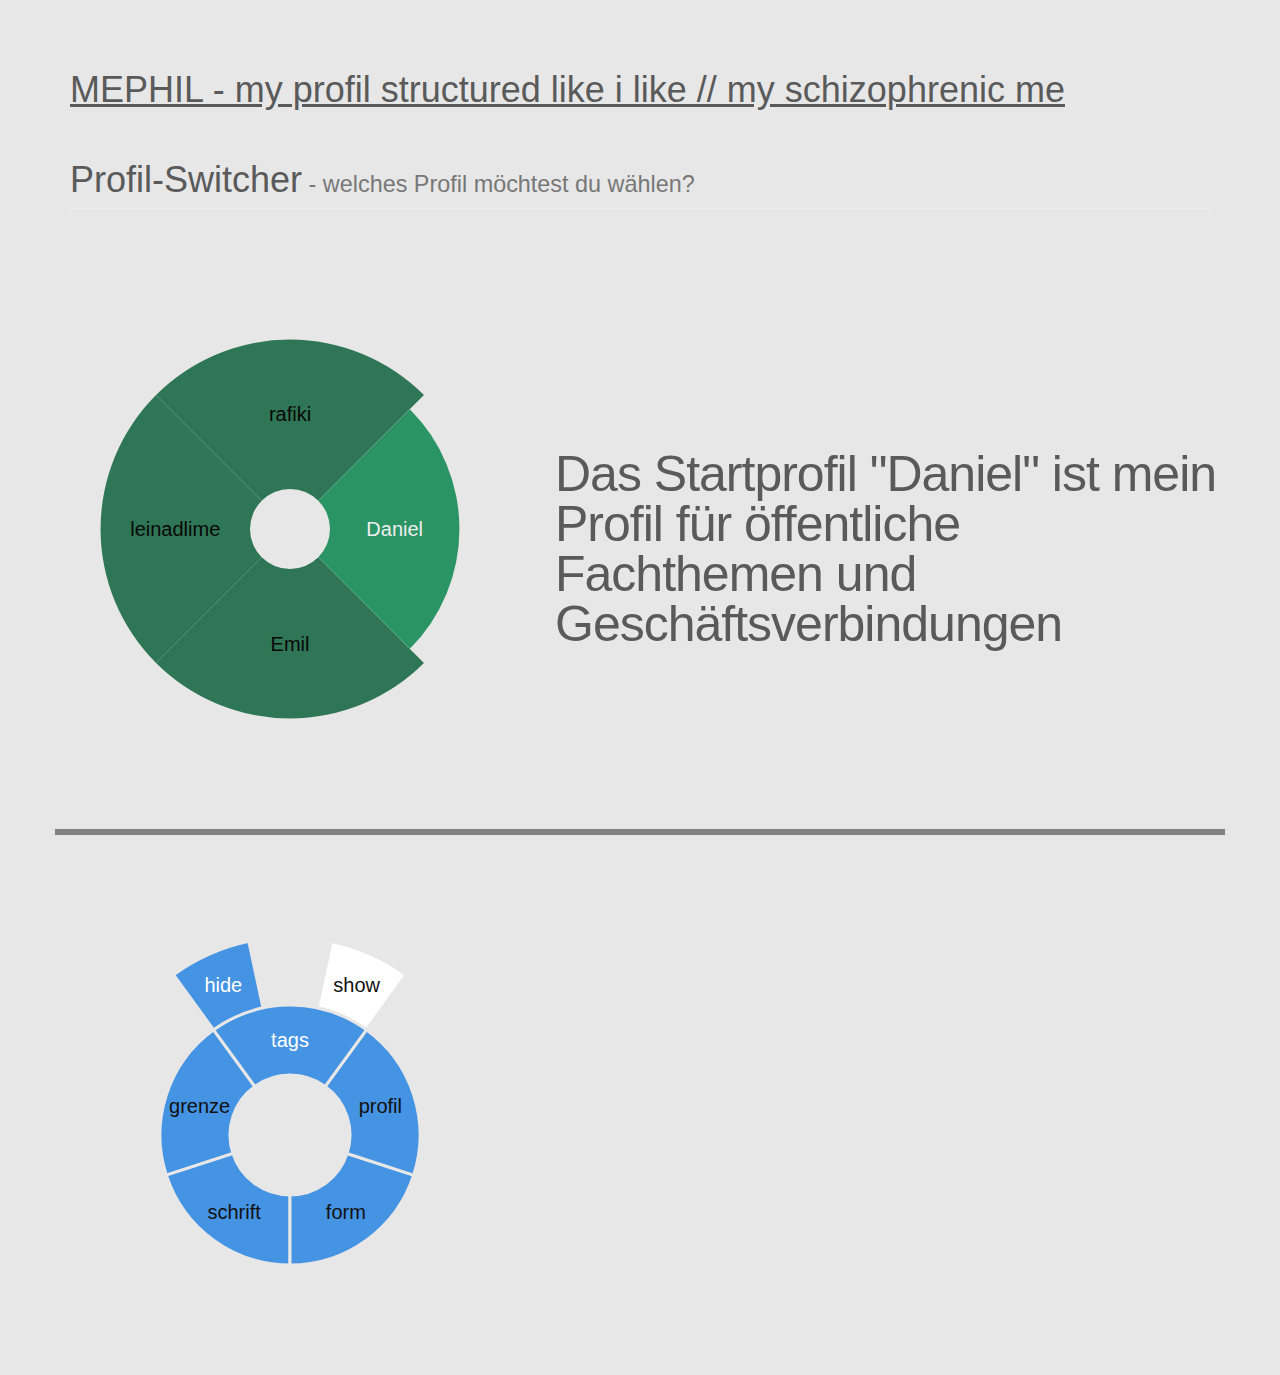
<file: index.html>
﻿<!DOCTYPE html>
<html lang="en">
<head>
    <meta charset="utf-8" />
    <meta http-equiv="X-UA-Compatible" content="IE=edge" />
    <meta name="viewport" content="width=device-width, initial-scale=1" />
    <meta name="description" content="usage for wheelnav.js from gabor berkesi" />
    <meta name="keywords" content="profil menu" />
    <meta name="author" content="" />
    <link rel="shortcut icon" href="favicon.png">

    <title>Mefil - my profil</title>

    <!-- Bootstrap core CSS -->
    <link href="css/bootstrap.min.css" rel="stylesheet">
    <link href="css/index.css" rel="stylesheet">

    <script src="js/raphael.min.js"></script>
    <script src="js/raphael.icons.min.js"></script>
    <script src="js/wheelnav.min.js"></script>
    <script src="js/documentation.min.js"></script>
    <script type="text/javascript">

        var tabWheel;
        var pieWheel;
        var navWheel;

        window.onload = function () {

            createNavBar("", "ProfilSwitcher");

            //Default wheel
            tabWheel = new wheelnav("tabWheel");
            //tabWheel.centerY = 145;
            //tabWheel.wheelRadius = 115;
            //tabWheel.navAngle = 45;

            if (document.documentElement.clientWidth < 480) {
                tabWheel.navAngle = 90;
            }

            tabWheel.colors = new Array("#2b9464");
            tabWheel.titleFont = "20px Helvetica, Arial, sans-serif";

            tabWheel.animateeffect = "easeOut";
            tabWheel.animatetime = 700;

            tabWheel.slicePathCustom = slicePath().DonutSliceCustomization();
            tabWheel.slicePathCustom.minRadiusPercent = 0.2;
            tabWheel.slicePathCustom.maxRadiusPercent = 0.9472;
            tabWheel.sliceSelectedPathCustom = slicePath().DonutSliceCustomization();
            tabWheel.sliceSelectedPathCustom.minRadiusPercent = 0.2;
            tabWheel.sliceSelectedPathCustom.maxRadiusPercent = 0.8472;
            tabWheel.slicePathFunction = slicePath().DonutSlice;
            //tabWheel.sliceSelectedPathFunction = slicePath().DonutSlice;
            //tabWheel.sliceSelectedTransformFunction = sliceTransform().MoveMiddleTransform;
            //tabWheel.sliceSelectedTransformCustom = sliceTransform().sliceTransformCustomization();
            //tabWheel.sliceSelectedTransformCustom.scaleString = "s1.5";

            tabWheel.rotateRound = true;
            tabWheel.initWheel(["Daniel", "Emil", "leinadlime", "rafiki"]);

            tabWheel.navItems[3].sliceSelectedTransformFunction = sliceTransform().RotateTitleTransform;

            tabWheel.slicePathAttr = { fill: "#2f7656", stroke: "#E7E7E7", "stroke-width": 0, cursor: 'pointer' };
            tabWheel.sliceHoverAttr = { fill: "#2b9464", stroke: "#E7E7E7", "stroke-width": 0, cursor: 'pointer' };
            tabWheel.sliceSelectedAttr = { fill: "#2b9464", stroke: "#E7E7E7", "stroke-width": 0, cursor: 'default' };

            tabWheel.titleAttr = { font: tabWheel.titleFont, fill: "#080808", stroke: "none", cursor: 'pointer' };
            tabWheel.titleHoverAttr = { font: tabWheel.titleFont, fill: "#EEE", cursor: 'pointer', stroke: "none" };
            tabWheel.titleSelectedAttr = { font: tabWheel.titleFont, fill: "#EEE", cursor: 'default' };

            tabWheel.createWheel();

            
            createTabHandler(tabWheel.navItems[0].navItem, "tabDefaultNav", "tabDefault");
            createTabHandler(tabWheel.navItems[1].navItem, "tabDefaultNav", "tabJS");
            createTabHandler(tabWheel.navItems[2].navItem, "tabDefaultNav", "tabCSS");
            createTabHandler(tabWheel.navItems[3].navItem, "tabDefaultNav", "tabSVG");

          
            //Sub menu
            createSubMenu();
            
                    };

        function createSubMenu() {

            this.wheelnavMenu = new wheelnav("subWheel");

            this.subMenuRadius = this.wheelnavMenu.wheelRadius;

            this.wheelnavMenu.slicePathFunction = slicePath().DonutSlice;
            this.wheelnavMenu.slicePathCustom = new DonutSliceCustomization();
            this.wheelnavMenu.slicePathCustom.minRadiusPercent = 0.3;
            this.wheelnavMenu.slicePathCustom.maxRadiusPercent = 0.65;
            this.wheelnavMenu.sliceSelectedPathFunction = slicePath().DonutSlice;
            this.wheelnavMenu.sliceSelectedPathCustom = new DonutSliceCustomization();
            this.wheelnavMenu.sliceSelectedPathCustom.minRadiusPercent = 0.3;
            this.wheelnavMenu.sliceSelectedPathCustom.maxRadiusPercent = 0.65;

            this.wheelnavMenu.colors = new Array("#FFF");

            this.wheelnavSubMenu = new wheelnav("subWheelMenu", this.wheelnavMenu.raphael);

            this.wheelnavSubMenu.slicePathFunction = slicePath().DonutSlice;
            this.wheelnavSubMenu.slicePathCustom = new DonutSliceCustomization();
            this.wheelnavSubMenu.slicePathCustom.minRadiusPercent = 0.65;
            this.wheelnavSubMenu.slicePathCustom.maxRadiusPercent = 1;
            this.wheelnavSubMenu.sliceSelectedPathFunction = slicePath().DonutSlice;
            this.wheelnavSubMenu.sliceSelectedPathCustom = new DonutSliceCustomization();
            this.wheelnavSubMenu.sliceSelectedPathCustom.minRadiusPercent = 0.65;
            this.wheelnavSubMenu.sliceSelectedPathCustom.maxRadiusPercent = 1;

            this.wheelnavSubMenu.colors = new Array("#FFF");
            this.wheelnavSubMenu.currentPercent = 0.01;
            this.wheelnavSubMenu.minPercent = 0.6;

            this.wheelnavMenu.clickModeRotate = false;
            this.wheelnavMenu.navAngle = -90;

            this.wheelnavSubMenu.clickModeRotate = false;
            this.wheelnavSubMenu.navAngle = -90;
            this.wheelnavSubMenu.multiSelect = true;

            this.wheelnavMenu.createWheel(["tags", "profil", "form", "schrift", "grenze"]);
            this.wheelnavSubMenu.createWheel([null, "show", "erotik", "freizeit", "business", icon.opensource, icon.gear, icon.flickr, "12px", "15px", "18px", "thin", "thick", "none", "hide"]);

            var thisWheelnavMenu = this.wheelnavMenu;
            var thisWheelnavSubMenu = this.wheelnavSubMenu;

            this.wheelnavMenu.navItems[0].navigateFunction = function () { showSubMenu(thisWheelnavSubMenu, 0); };
            this.wheelnavMenu.navItems[1].navigateFunction = function () { showSubMenu(thisWheelnavSubMenu, 2); };
            this.wheelnavMenu.navItems[2].navigateFunction = function () { showSubMenu(thisWheelnavSubMenu, 5); };
            this.wheelnavMenu.navItems[3].navigateFunction = function () { showSubMenu(thisWheelnavSubMenu, 8); };
            this.wheelnavMenu.navItems[4].navigateFunction = function () { showSubMenu(thisWheelnavSubMenu, 11); };

            this.wheelnavSubMenu.navItems[1].navigateFunction = function () { showAllSubMenu(); };
            this.wheelnavSubMenu.navItems[14].navigateFunction = function () { hideAllSubMenu(); };

            this.wheelnavSubMenu.navItems[2].navigateFunction = function () { refreshAllSubMenu(thisWheelnavMenu, thisWheelnavSubMenu, "color1"); };
            this.wheelnavSubMenu.navItems[3].navigateFunction = function () { refreshAllSubMenu(thisWheelnavMenu, thisWheelnavSubMenu, "color2"); };
            this.wheelnavSubMenu.navItems[4].navigateFunction = function () { refreshAllSubMenu(thisWheelnavMenu, thisWheelnavSubMenu, "color3"); };

            this.wheelnavSubMenu.navItems[5].navigateFunction = function () { refreshAllSubMenu(thisWheelnavMenu, thisWheelnavSubMenu, "shape1"); };
            this.wheelnavSubMenu.navItems[6].navigateFunction = function () { refreshAllSubMenu(thisWheelnavMenu, thisWheelnavSubMenu, "shape2"); };
            this.wheelnavSubMenu.navItems[7].navigateFunction = function () { refreshAllSubMenu(thisWheelnavMenu, thisWheelnavSubMenu, "shape3"); };

            this.wheelnavSubMenu.navItems[8].navigateFunction = function () { refreshAllSubMenu(thisWheelnavMenu, thisWheelnavSubMenu, "font1"); };
            this.wheelnavSubMenu.navItems[9].navigateFunction = function () { refreshAllSubMenu(thisWheelnavMenu, thisWheelnavSubMenu, "font2"); };
            this.wheelnavSubMenu.navItems[10].navigateFunction = function () { refreshAllSubMenu(thisWheelnavMenu, thisWheelnavSubMenu, "font3"); };

            this.wheelnavSubMenu.navItems[11].navigateFunction = function () { refreshAllSubMenu(thisWheelnavMenu, thisWheelnavSubMenu, "stroke1"); };
            this.wheelnavSubMenu.navItems[12].navigateFunction = function () { refreshAllSubMenu(thisWheelnavMenu, thisWheelnavSubMenu, "stroke2"); };
            this.wheelnavSubMenu.navItems[13].navigateFunction = function () { refreshAllSubMenu(thisWheelnavMenu, thisWheelnavSubMenu, "stroke3"); };
            
            refreshAllSubMenu(thisWheelnavMenu, thisWheelnavSubMenu, "color3");
            refreshAllSubMenu(thisWheelnavMenu, thisWheelnavSubMenu, "shape1");
            refreshAllSubMenu(thisWheelnavMenu, thisWheelnavSubMenu, "font2");
            refreshAllSubMenu(thisWheelnavMenu, thisWheelnavSubMenu, "stroke2");

            this.wheelnavSubMenu.navItems[4].selected = true;
            this.wheelnavSubMenu.navItems[5].selected = true;
            this.wheelnavSubMenu.navItems[9].selected = true;
            this.wheelnavSubMenu.navItems[12].selected = true;
            showSubMenu(thisWheelnavSubMenu, 0);
        };

        function showSubMenu(thisWheelnavSubMenu, itemIndex) {

            hideAllSubMenu();

            thisWheelnavSubMenu.slicePathAttr = { opacity: 1, fill: "#FFF", "stroke-width": menuStrokeWidth, stroke: menuStroke };
            thisWheelnavSubMenu.sliceHoverAttr = { opacity: 1, fill: menuColor, "stroke-width": menuStrokeWidth, stroke: menuStroke };
            thisWheelnavSubMenu.sliceSelectedAttr = { opacity: 1, fill: menuColor, "stroke-width": menuStrokeWidth, stroke: menuStroke };

            this.wheelnavSubMenu.navItems[itemIndex].slicePathAttr = { opacity: 1, fill: "#FFF", "stroke-width": menuStrokeWidth, stroke: menuStroke, cursor: 'default' };
            this.wheelnavSubMenu.navItems[itemIndex].sliceHoverAttr = { opacity: 1, fill: menuColor, "stroke-width": menuStrokeWidth, stroke: menuStroke, cursor: 'pointer' };
            this.wheelnavSubMenu.navItems[itemIndex].sliceSelectedAttr = { opacity: 1, fill: menuColor, "stroke-width": menuStrokeWidth, stroke: menuStroke, cursor: 'default' };
            this.wheelnavSubMenu.navItems[itemIndex].titleAttr = { opacity: 1, font: menuFont, fill: "#111", cursor: 'default', stroke: "none" };
            this.wheelnavSubMenu.navItems[itemIndex].titleHoverAttr = { opacity: 1, font: menuFont, fill: "#111", cursor: 'pointer', stroke: "none" };
            this.wheelnavSubMenu.navItems[itemIndex].titleSelectedAttr = { opacity: 1, font: menuFont, fill: "#FFF", cursor: 'default', stroke: "none" };
            this.wheelnavSubMenu.navItems[itemIndex].refreshNavItem();

            this.wheelnavSubMenu.navItems[itemIndex + 1].slicePathAttr = { opacity: 1, fill: "#FFF", "stroke-width": menuStrokeWidth, stroke: menuStroke, cursor: 'default' };
            this.wheelnavSubMenu.navItems[itemIndex + 1].sliceHoverAttr = { opacity: 1, fill: menuColor, "stroke-width": menuStrokeWidth, stroke: menuStroke, cursor: 'pointer' };
            this.wheelnavSubMenu.navItems[itemIndex + 1].sliceSelectedAttr = { opacity: 1, fill: menuColor, "stroke-width": menuStrokeWidth, stroke: menuStroke, cursor: 'default' };
            this.wheelnavSubMenu.navItems[itemIndex + 1].titleAttr = { opacity: 1, font: menuFont, fill: "#111", cursor: 'default', stroke: "none" };
            this.wheelnavSubMenu.navItems[itemIndex + 1].titleHoverAttr = { opacity: 1, font: menuFont, fill: "#111", cursor: 'pointer', stroke: "none" };
            this.wheelnavSubMenu.navItems[itemIndex + 1].titleSelectedAttr = { opacity: 1, font: menuFont, fill: "#FFF", cursor: 'default', stroke: "none" };
            this.wheelnavSubMenu.navItems[itemIndex + 1].refreshNavItem();

            if (itemIndex == 0) {
                itemIndex = 12;
            }

            this.wheelnavSubMenu.navItems[itemIndex + 2].slicePathAttr = { opacity: 1, fill: "#FFF", "stroke-width": menuStrokeWidth, stroke: menuStroke, cursor: 'default' };
            this.wheelnavSubMenu.navItems[itemIndex + 2].sliceHoverAttr = { opacity: 1, fill: menuColor, "stroke-width": menuStrokeWidth, stroke: menuStroke, cursor: 'pointer' };
            this.wheelnavSubMenu.navItems[itemIndex + 2].sliceSelectedAttr = { opacity: 1, fill: menuColor, "stroke-width": menuStrokeWidth, stroke: menuStroke, cursor: 'default' };
            this.wheelnavSubMenu.navItems[itemIndex + 2].titleAttr = { opacity: 1, font: menuFont, fill: "#111", cursor: 'default', stroke: "none" };
            this.wheelnavSubMenu.navItems[itemIndex + 2].titleHoverAttr = { opacity: 1, font: menuFont, fill: "#111", cursor: 'pointer', stroke: "none" };
            this.wheelnavSubMenu.navItems[itemIndex + 2].titleSelectedAttr = { opacity: 1, font: menuFont, fill: "#FFF", cursor: 'default', stroke: "none" };
            this.wheelnavSubMenu.navItems[itemIndex + 2].refreshNavItem();
        }

        var menuColor;
        var menuStroke;
        var menuStrokeWidth;
        var menuFont = '100 18px Helvetica, Arial, sans-serif';

        function refreshAllSubMenu(thisWheelnavMenu, thisWheelnavSubMenu, itemIndex) {

            if (thisWheelnavMenu.slicePathAttr !== null) {
                menuColor = thisWheelnavMenu.slicePathAttr.fill;
            }
            else {
                menuColor = "#d14d28";
            }
            if (thisWheelnavMenu.slicePathAttr !== null) {
                menuStroke = thisWheelnavMenu.slicePathAttr.stroke;
            }
            else {
                menuStroke = "#e7e7e7";
            }
            if (thisWheelnavMenu.slicePathAttr !== null) {
                menuStrokeWidth = thisWheelnavMenu.slicePathAttr["stroke-width"];
            }
            else {
                menuStrokeWidth = "1px";
            }

            switch (itemIndex) {
                case "color1":
                    thisWheelnavSubMenu.navItems[3].selected = false;
                    thisWheelnavSubMenu.navItems[4].selected = false;
                    if (this.wheelnavSubMenu.navItems[2].selected === true) {
                        this.wheelnavSubMenu.navItems[2].selected = false;
                    }
                    menuColor = "#d14d28";

                    break;
                case "color2":
                    thisWheelnavSubMenu.navItems[2].selected = false;
                    thisWheelnavSubMenu.navItems[4].selected = false;
                    if (this.wheelnavSubMenu.navItems[3].selected === true) {
                        this.wheelnavSubMenu.navItems[3].selected = false;
                    }
                    menuColor = "#2b9464";

                    break;
                case "color3":
                    thisWheelnavSubMenu.navItems[2].selected = false;
                    thisWheelnavSubMenu.navItems[3].selected = false;
                    if (this.wheelnavSubMenu.navItems[4].selected === true) {
                        this.wheelnavSubMenu.navItems[4].selected = false;
                    }
                    menuColor = "#4593e3";

                    break;
                case "shape1":
                    wheelnavSubMenu.navItems[6].selected = false;
                    wheelnavSubMenu.navItems[7].selected = false;
                    if (this.wheelnavSubMenu.navItems[5].selected === true) {
                        this.wheelnavSubMenu.navItems[5].selected = false;
                    }
                    thisWheelnavMenu.wheelRadius = this.subMenuRadius;
                    thisWheelnavMenu.slicePathFunction = slicePath().DonutSlice;
                    thisWheelnavMenu.slicePathCustom = new DonutSliceCustomization();
                    thisWheelnavMenu.slicePathCustom.minRadiusPercent = 0.3;
                    thisWheelnavMenu.slicePathCustom.maxRadiusPercent = 0.65;
                    thisWheelnavMenu.sliceSelectedPathFunction = slicePath().DonutSlice;
                    thisWheelnavMenu.sliceSelectedPathCustom = new DonutSliceCustomization();
                    thisWheelnavMenu.sliceSelectedPathCustom.minRadiusPercent = 0.3;
                    thisWheelnavMenu.sliceSelectedPathCustom.maxRadiusPercent = 0.65;
                    thisWheelnavSubMenu.wheelRadius = this.subMenuRadius;
                    thisWheelnavSubMenu.slicePathFunction = slicePath().DonutSlice;
                    thisWheelnavSubMenu.slicePathCustom = new DonutSliceCustomization();
                    thisWheelnavSubMenu.slicePathCustom.minRadiusPercent = 0.65;
                    thisWheelnavSubMenu.slicePathCustom.maxRadiusPercent = 0.99;
                    thisWheelnavSubMenu.sliceSelectedPathFunction = slicePath().DonutSlice;
                    thisWheelnavSubMenu.sliceSelectedPathCustom = new DonutSliceCustomization();
                    thisWheelnavSubMenu.sliceSelectedPathCustom.minRadiusPercent = 0.65;
                    thisWheelnavSubMenu.sliceSelectedPathCustom.maxRadiusPercent = 0.99;
                    break;
                case "shape2":
                    thisWheelnavSubMenu.navItems[5].selected = false;
                    thisWheelnavSubMenu.navItems[7].selected = false;
                    if (this.wheelnavSubMenu.navItems[6].selected === true) {
                        this.wheelnavSubMenu.navItems[6].selected = false;
                    }
                    thisWheelnavMenu.wheelRadius = this.subMenuRadius * 0.6;
                    thisWheelnavMenu.slicePathFunction = slicePath().PieSlice;
                    thisWheelnavMenu.slicePathCustom = new PieSliceCustomization();
                    thisWheelnavMenu.sliceSelectedPathFunction = slicePath().PieSlice;
                    thisWheelnavMenu.sliceSelectedPathCustom = new PieSliceCustomization();
                    thisWheelnavSubMenu.wheelRadius = this.subMenuRadius * 1.1;
                    thisWheelnavSubMenu.slicePathFunction = slicePath().PieSlice;
                    thisWheelnavSubMenu.slicePathCustom = new PieSliceCustomization();
                    thisWheelnavSubMenu.slicePathCustom.startRadiusPercent = 0.55;
                    thisWheelnavSubMenu.slicePathCustom.titleRadiusPercent = 0.85;
                    thisWheelnavSubMenu.sliceSelectedPathFunction = slicePath().PieSlice;
                    thisWheelnavSubMenu.sliceSelectedPathCustom = new PieSliceCustomization();
                    thisWheelnavSubMenu.sliceSelectedPathCustom.startRadiusPercent = 0.55;
                    thisWheelnavSubMenu.sliceSelectedPathCustom.titleRadiusPercent = 0.85;
                    break;
                case "shape3":
                    thisWheelnavSubMenu.navItems[5].selected = false;
                    thisWheelnavSubMenu.navItems[6].selected = false;
                    if (this.wheelnavSubMenu.navItems[7].selected === true) {
                        this.wheelnavSubMenu.navItems[7].selected = false;
                    }
                    thisWheelnavMenu.wheelRadius = this.subMenuRadius;
                    thisWheelnavMenu.slicePathFunction = slicePath().MenuSliceWithoutLine;
                    thisWheelnavMenu.slicePathCustom = new MenuSliceCustomization();
                    thisWheelnavMenu.slicePathCustom.titleRadiusPercent = 0.35;
                    thisWheelnavMenu.slicePathCustom.menuRadius = 40;
                    thisWheelnavMenu.sliceSelectedPathFunction = slicePath().MenuSliceWithoutLine;
                    thisWheelnavMenu.sliceSelectedPathCustom = new MenuSliceCustomization();
                    thisWheelnavMenu.sliceSelectedPathCustom.titleRadiusPercent = 0.35;
                    thisWheelnavMenu.sliceSelectedPathCustom.menuRadius = 40;
                    thisWheelnavSubMenu.wheelRadius = this.subMenuRadius;
                    thisWheelnavSubMenu.slicePathFunction = slicePath().MenuSliceWithoutLine;
                    thisWheelnavSubMenu.slicePathCustom = new MenuSliceCustomization();
                    thisWheelnavSubMenu.slicePathCustom.titleRadiusPercent = 0.75;
                    thisWheelnavSubMenu.slicePathCustom.lineBaseRadiusPercent = 0.3;
                    thisWheelnavSubMenu.slicePathCustom.menuRadius = 35;
                    thisWheelnavSubMenu.sliceSelectedPathFunction = slicePath().MenuSliceWithoutLine;
                    thisWheelnavSubMenu.sliceSelectedPathCustom = new MenuSliceCustomization();
                    thisWheelnavSubMenu.sliceSelectedPathCustom.titleRadiusPercent = 0.75;
                    thisWheelnavSubMenu.sliceSelectedPathCustom.lineBaseRadiusPercent = 0.3;
                    thisWheelnavSubMenu.sliceSelectedPathCustom.menuRadius = 35;
                    break;
                case "font1":
                    thisWheelnavSubMenu.navItems[9].selected = false;
                    thisWheelnavSubMenu.navItems[10].selected = false;
                    if (this.wheelnavSubMenu.navItems[8].selected === true) {
                        this.wheelnavSubMenu.navItems[8].selected = false;
                    }
                    menuFont = '100 18px Helvetica, Arial, sans-serif';
                    break;
                case "font2":
                    thisWheelnavSubMenu.navItems[8].selected = false;
                    thisWheelnavSubMenu.navItems[10].selected = false;
                    if (this.wheelnavSubMenu.navItems[9].selected === true) {
                        this.wheelnavSubMenu.navItems[9].selected = false;
                    }
                    menuFont = '100 20px Helvetica, Arial, sans-serif';
                    break;
                case "font3":
                    thisWheelnavSubMenu.navItems[8].selected = false;
                    thisWheelnavSubMenu.navItems[9].selected = false;
                    if (this.wheelnavSubMenu.navItems[10].selected === true) {
                        this.wheelnavSubMenu.navItems[10].selected = false;
                    }
                    menuFont = '100 22px Helvetica, Arial, sans-serif';
                    break;
                case "stroke1":
                    thisWheelnavSubMenu.navItems[12].selected = false;
                    thisWheelnavSubMenu.navItems[13].selected = false;
                    if (this.wheelnavSubMenu.navItems[11].selected === true) {
                        this.wheelnavSubMenu.navItems[11].selected = false;
                    }
                    menuStroke = "#E7E7E7";
                    menuStrokeWidth = "1px";
                    break;
                case "stroke2":
                    thisWheelnavSubMenu.navItems[11].selected = false;
                    thisWheelnavSubMenu.navItems[13].selected = false;
                    if (this.wheelnavSubMenu.navItems[12].selected === true) {
                        this.wheelnavSubMenu.navItems[12].selected = false;
                    }
                    menuStroke = "#E7E7E7";
                    menuStrokeWidth = "3px";
                    break;
                case "stroke3":
                    thisWheelnavSubMenu.navItems[11].selected = false;
                    thisWheelnavSubMenu.navItems[12].selected = false;
                    if (this.wheelnavSubMenu.navItems[13].selected === true) {
                        this.wheelnavSubMenu.navItems[13].selected = false;
                    }
                    menuStroke = "none";
                    menuStrokeWidth = "0px";
                    break;
            }

            thisWheelnavMenu.slicePathAttr = { fill: menuColor, opacity: 1, "stroke-width": menuStrokeWidth, stroke: menuStroke, cursor: 'default' };
            thisWheelnavMenu.sliceHoverAttr = { fill: menuColor, opacity: 0.9, "stroke-width": menuStrokeWidth, stroke: menuStroke, cursor: 'pointer' };
            thisWheelnavMenu.sliceSelectedAttr = { fill: menuColor, opacity: 1, "stroke-width": menuStrokeWidth, stroke: menuStroke, cursor: 'default' };
            thisWheelnavSubMenu.slicePathAttr = { fill: "#FFF", "stroke-width": menuStrokeWidth, stroke: menuStroke, cursor: 'default' };
            thisWheelnavSubMenu.sliceHoverAttr = { fill: menuColor, "stroke-width": menuStrokeWidth, stroke: menuStroke, cursor: 'pointer' };
            thisWheelnavSubMenu.sliceSelectedAttr = { fill: menuColor, "stroke-width": menuStrokeWidth, stroke: menuStroke, cursor: 'default' };
            thisWheelnavMenu.titleAttr = { font: menuFont, fill: "#111", cursor: 'default', stroke: "none" };
            thisWheelnavMenu.titleHoverAttr = { font: menuFont, fill: "#111", cursor: 'pointer', stroke: "none" };
            thisWheelnavMenu.titleSelectedAttr = { font: menuFont, fill: "#FFF", cursor: 'default', stroke: "none" };
            thisWheelnavSubMenu.titleAttr = { font: menuFont, fill: "#111", cursor: 'default', stroke: "none" };
            thisWheelnavSubMenu.titleHoverAttr = { font: menuFont, fill: "#111", cursor: 'pointer', stroke: "none" };
            thisWheelnavSubMenu.titleSelectedAttr = { font: menuFont, fill: "#FFF", cursor: 'default', stroke: "none" };

            thisWheelnavMenu.refreshWheel(true);
            thisWheelnavSubMenu.refreshWheel(true);
        };

        function hideAllSubMenu() {
            this.wheelnavSubMenu.navItems[1].selected = false;
            this.wheelnavSubMenu.navItems[14].selected = true;

            for (var itemIndex = 0; itemIndex < this.wheelnavSubMenu.navItems.length; itemIndex++) {
                this.wheelnavSubMenu.navItems[itemIndex].slicePathAttr = { opacity: 0 };
                this.wheelnavSubMenu.navItems[itemIndex].sliceHoverAttr = { opacity: 0 };
                this.wheelnavSubMenu.navItems[itemIndex].sliceSelectedAttr = { opacity: 0 };
                this.wheelnavSubMenu.navItems[itemIndex].titleAttr = { opacity: 0 };
                this.wheelnavSubMenu.navItems[itemIndex].titleHoverAttr = { opacity: 0 };
                this.wheelnavSubMenu.navItems[itemIndex].titleSelectedAttr = { opacity: 0 };
                this.wheelnavSubMenu.navItems[itemIndex].refreshNavItem();
            }
        }

        function showAllSubMenu() {
            this.wheelnavSubMenu.navItems[14].selected = false;
            if (this.wheelnavSubMenu.navItems[1].selected === true) {
                this.wheelnavSubMenu.navItems[1].selected = false;
            }

            for (var itemIndex = 0; itemIndex < this.wheelnavSubMenu.navItems.length; itemIndex++) {
                this.wheelnavSubMenu.navItems[itemIndex].slicePathAttr = { opacity: 1, fill: "#FFF", "stroke-width": menuStrokeWidth, stroke: menuStroke, cursor: 'default' };
                this.wheelnavSubMenu.navItems[itemIndex].sliceHoverAttr = { opacity: 1, fill: menuColor, "stroke-width": menuStrokeWidth, stroke: menuStroke, cursor: 'pointer' };
                this.wheelnavSubMenu.navItems[itemIndex].sliceSelectedAttr = { opacity: 1, fill: menuColor, "stroke-width": menuStrokeWidth, stroke: menuStroke, cursor: 'default' };
                this.wheelnavSubMenu.navItems[itemIndex].titleAttr = { opacity: 1, font: menuFont, fill: "#111", cursor: 'default', stroke: "none" };
                this.wheelnavSubMenu.navItems[itemIndex].titleHoverAttr = { opacity: 1, font: menuFont, fill: "#111", cursor: 'pointer', stroke: "none" };
                this.wheelnavSubMenu.navItems[itemIndex].titleSelectedAttr = { opacity: 1, font: menuFont, fill: "#FFF", cursor: 'default', stroke: "none" };
                this.wheelnavSubMenu.navItems[itemIndex].refreshNavItem();
            }
        }

        function setMarker() {
            if (navWheel.selectedNavItemIndex === 3) {
                navWheel.navigateWheel(0);
            }
            else {
                navWheel.navigateWheel(3);
            }
        };
    </script>

</head>
<!-- NAVBAR
================================================== -->
<body>
    <div id="wheelNavBar" class="navbar-wrapper">
    </div>
	

    <div class="container">
	<h1><u>MEPHIL - my profil structured like i like // my schizophrenic me</u></h1>

        <div class="row">
            <div class="col-lg-12">
                <h1 class="page-header">Profil-Switcher<small> - welches Profil möchtest du wählen? </small></h1>
            </div>
        </div>
    </div>

    <!-- Marketing messaging and featurettes
    ================================================== -->
    <!-- Wrap the rest of the page in another container to center all the content. -->

    <div class="container marketing">

        <!-- START THE FEATURETTES -->
        <!--TabMenu-->

        <hr class="featurette-divider-examples-hide" id="tabWheelHr" />

        <div class="row featurette">
            <div class="col-md-5">
                <div id="tabWheel" class="wheelNav400"></div>
            </div>
            <div class="col-md-7">
                <!-- Nav tabs -->
                <ul class="nav nav-tabs" id="tabDefaultNav" hidden="hidden">
                    <li class="active"><a href="#tabDefault" data-toggle="tab">Daniel</a></li>
                    <li><a href="#tabJS" data-toggle="tab">Emil</a></li>
                    <li><a href="#tabCSS" data-toggle="tab">leinadlime</a></li>
                    <li><a href="#tabSVG" data-toggle="tab">rafiki</a></li>
                </ul>

                <!-- Tab panes -->
                <div class="tab-content">
                    <div class="tab-pane fade in active" id="tabDefault">
                        <h2 class="featurette-heading">
				Das Startprofil "Daniel" ist mein Profil für öffentliche Fachthemen und Geschäftsverbindungen
                            <br />
                        </h2>
                    </div>
                    <div class="tab-pane fade" id="tabJS">
                        <h2 class="featurette-heading">
                            Emil ist der kreative Webbanause.
                        </h2>
                    </div>
                    <div class="tab-pane fade" id="tabCSS">
                        <h2 class="featurette-heading">
                            Leinadlime ist das Profil, das im Internet mich anonym vertritt und in SocialMedia auftreten kann, ohne direkte Verbindungen zu mir zu knüpfen.
                        </h2>
                    </div>
                    <div class="tab-pane fade" id="tabSVG">
                        <h2 class="featurette-heading">
                            Rafiki kommt ins Spiel, wenn es etwas raffinierter sein muss.
                        </h2>
                    </div>
                </div>
            </div>
        </div>

        <!--PieMenu-->
                <!--SubMenu-->
        <hr class="featurette-divider-examples">

        <div class="row featurette">
            <div class="col-md-5">
                <div id="subWheel" class="wheelNav400"></div>
            </div>
            <div class="col-md-7">

                <!-- Nav tabs -->
                <ul class="nav nav-tabs" id="Ul1" hidden="hidden">
                    <li class="active"><a href="#tabPie" data-toggle="tab">Pie menu</a></li>
                    <li><a href="#tabPie1" data-toggle="tab"></a></li>
                    <li><a href="#tabPie2" data-toggle="tab"></a></li>
                </ul>

                <!-- Tab panes -->
                <div class="tab-content">
                    <div class="tab-pane fade in active" id="Div2">
                        <h2 class="featurette-heading"></h2>
                    </div>
                </div>
            </div>
        </div>

        <!-- /END THE FEATURETTES -->

    </div><!-- /.container -->

    <!-- FOOTER -->

    <!-- Bootstrap core JavaScript
    ================================================== -->
    <!-- Placed at the end of the document so the pages load faster -->
    <script src="js/jquery-1.10.2.min.js"></script>
    <script src="js/bootstrap.min.js"></script>

</body>
</html>
</file>
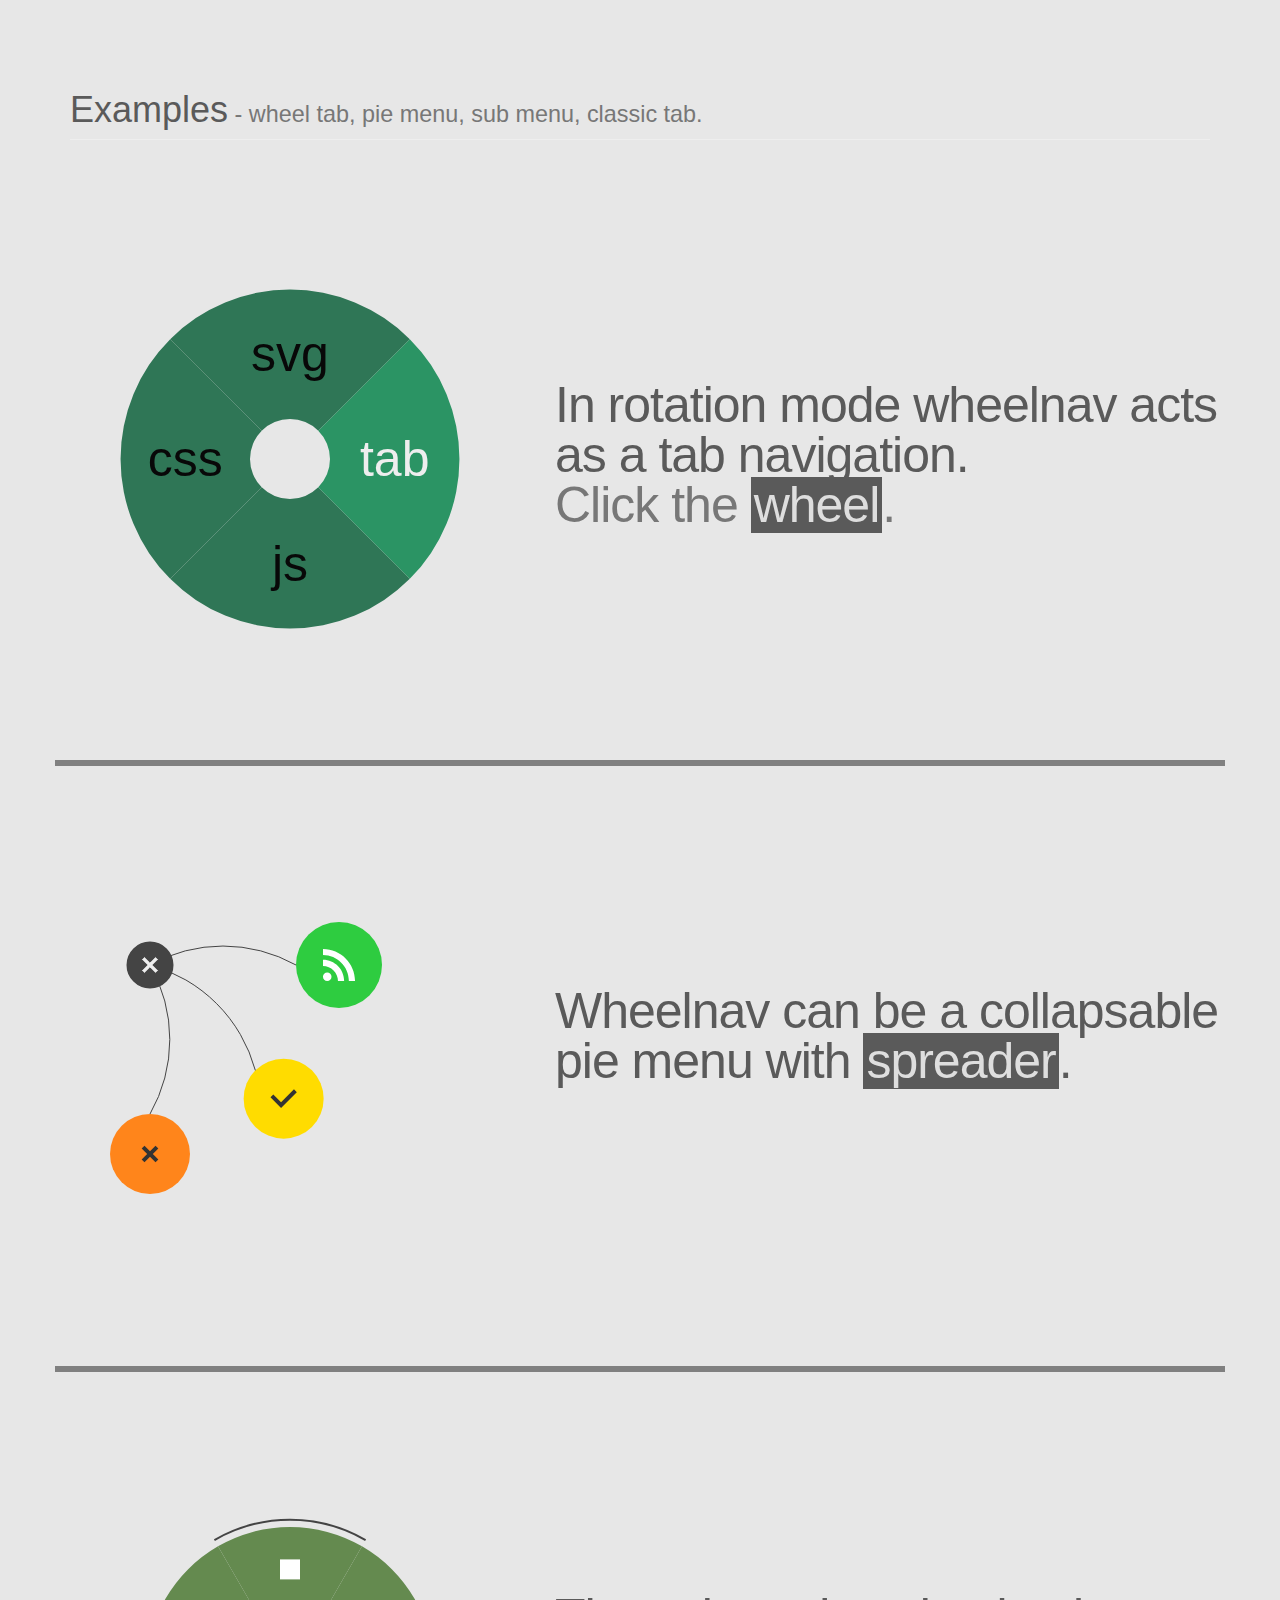
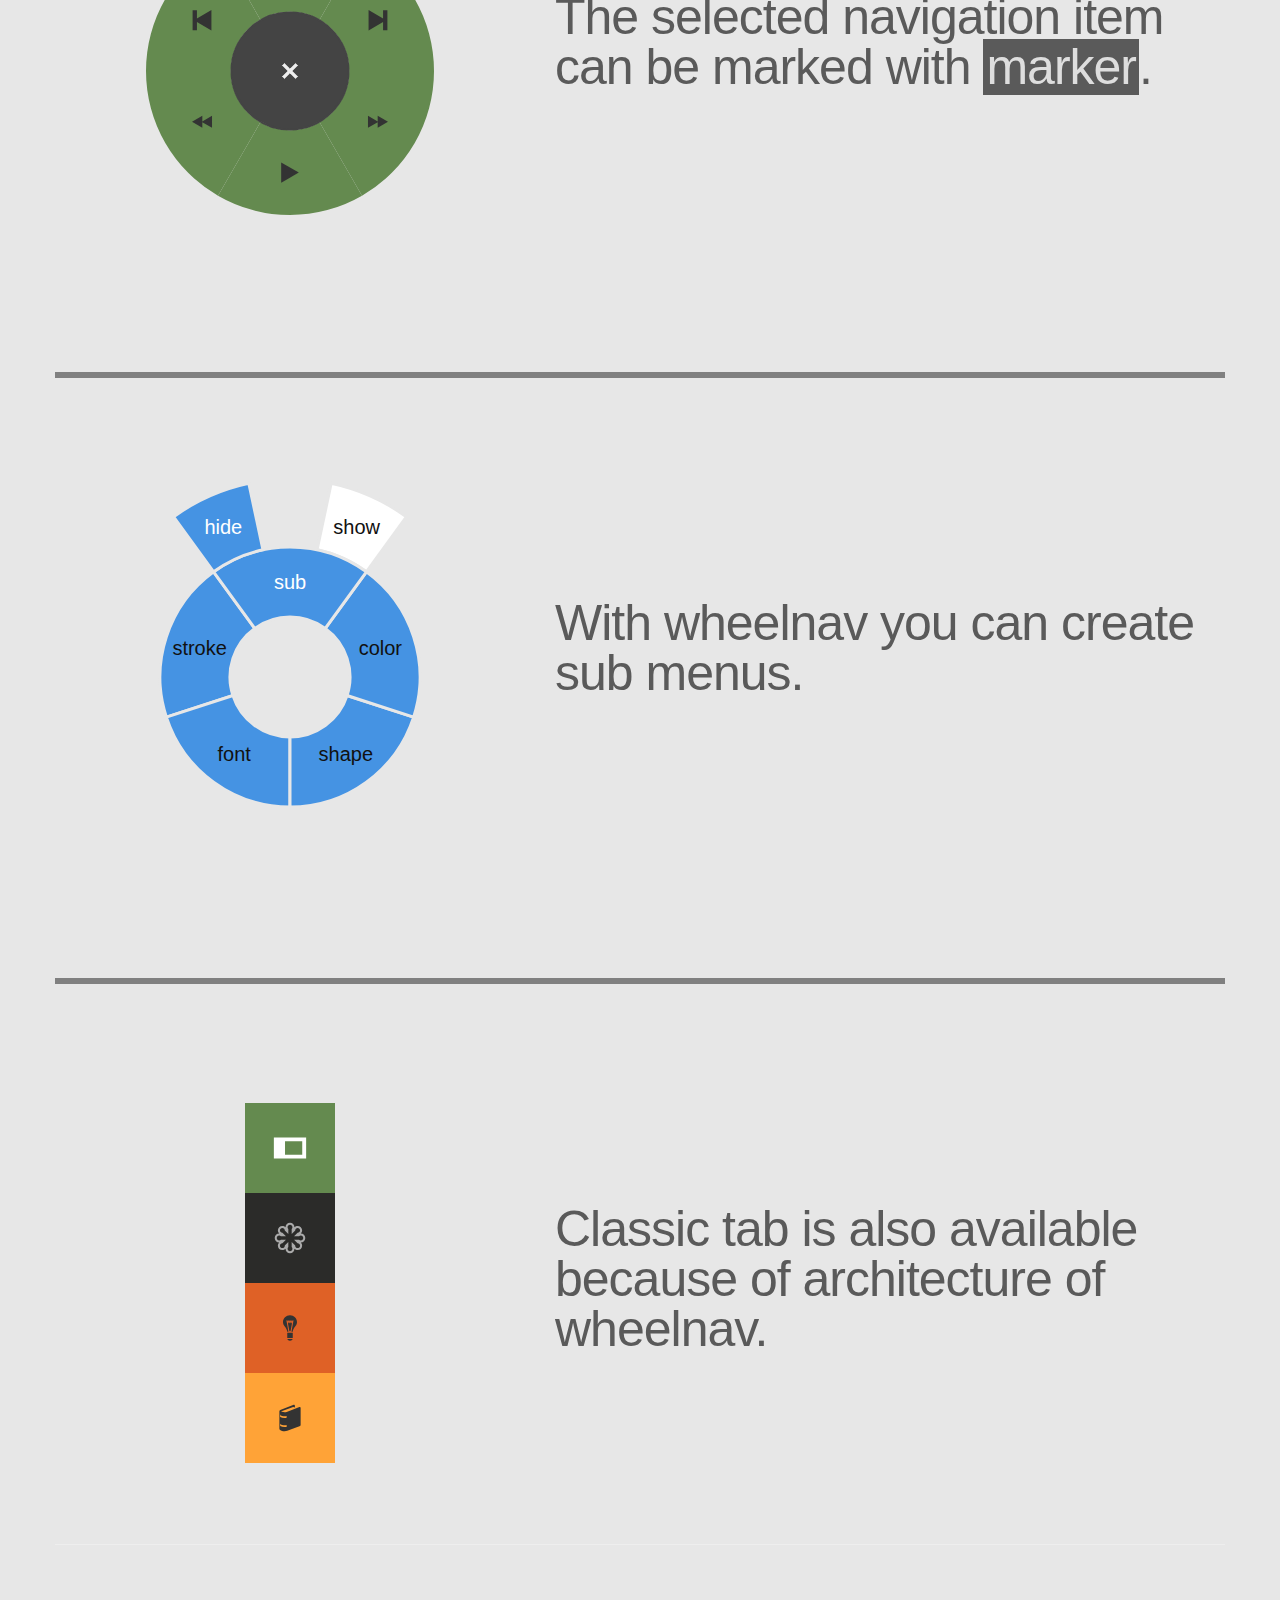
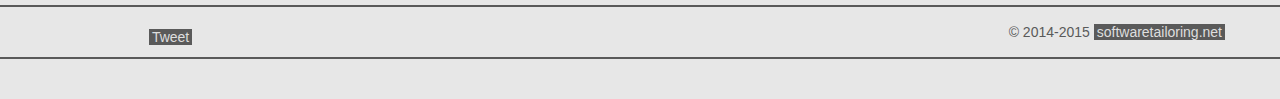
<file: examples.html>
﻿<!DOCTYPE html>
<html lang="en">
<head>
    <meta charset="utf-8" />
    <meta http-equiv="X-UA-Compatible" content="IE=edge" />
    <meta name="viewport" content="width=device-width, initial-scale=1" />
    <meta name="description" content="Examples for wheelnav.js" />
    <meta name="keywords" content="javascript wheel navigation pie-menu radial-menu svg vml" />
    <meta name="author" content="gabor.berkesi@softwaretailoring.net" />
    <link rel="shortcut icon" href="wheelnav_favicon.png">

    <title>wheelnav.js - spinning ever | examples</title>

    <!-- Bootstrap core CSS -->
    <link href="css/bootstrap.min.css" rel="stylesheet">

    <!-- Just for debugging purposes. Don't actually copy this line! -->
    <!--[if lt IE 9]><script src="../../assets/js/ie8-responsive-file-warning.js"></script><![endif]-->
    <!-- HTML5 shim and Respond.js IE8 support of HTML5 elements and media queries -->
    <!--[if lt IE 9]>
      <script src="https://oss.maxcdn.com/libs/html5shiv/3.7.0/html5shiv.js"></script>
      <script src="https://oss.maxcdn.com/libs/respond.js/1.4.2/respond.min.js"></script>
    <![endif]-->

    <link href="css/index.css" rel="stylesheet">

    <script src="js/raphael.min.js"></script>
    <script src="js/raphael.icons.min.js"></script>
    <script src="js/wheelnav.min.js"></script>
    <script src="js/documentation.min.js"></script>
    <script type="text/javascript">

        var tabWheel;
        var pieWheel;
        var navWheel;

        window.onload = function () {

            createNavBar("", "examples");

            //Default wheel
            tabWheel = new wheelnav("tabWheel");
            //tabWheel.centerY = 145;
            //tabWheel.wheelRadius = 115;
            //tabWheel.navAngle = 45;

            if (document.documentElement.clientWidth < 480) {
                tabWheel.navAngle = 90;
            }

            tabWheel.colors = new Array("#2b9464");
            tabWheel.titleFont = "50px Helvetica, Arial, sans-serif";

            tabWheel.animateeffect = "easeOut";
            tabWheel.animatetime = 700;

            tabWheel.slicePathCustom = slicePath().DonutSliceCustomization();
            tabWheel.slicePathCustom.minRadiusPercent = 0.2;
            tabWheel.slicePathCustom.maxRadiusPercent = 0.8472;
            tabWheel.sliceSelectedPathCustom = slicePath().DonutSliceCustomization();
            tabWheel.sliceSelectedPathCustom.minRadiusPercent = 0.2;
            tabWheel.sliceSelectedPathCustom.maxRadiusPercent = 0.8472;
            tabWheel.slicePathFunction = slicePath().DonutSlice;
            //tabWheel.sliceSelectedPathFunction = slicePath().DonutSlice;
            //tabWheel.sliceSelectedTransformFunction = sliceTransform().MoveMiddleTransform;
            //tabWheel.sliceSelectedTransformCustom = sliceTransform().sliceTransformCustomization();
            //tabWheel.sliceSelectedTransformCustom.scaleString = "s1.5";

            tabWheel.rotateRound = true;
            tabWheel.initWheel(["tab", "js", "css", "svg"]);

            tabWheel.navItems[3].sliceSelectedTransformFunction = sliceTransform().RotateTitleTransform;

            tabWheel.slicePathAttr = { fill: "#2f7656", stroke: "#E7E7E7", "stroke-width": 0, cursor: 'pointer' };
            tabWheel.sliceHoverAttr = { fill: "#2b9464", stroke: "#E7E7E7", "stroke-width": 0, cursor: 'pointer' };
            tabWheel.sliceSelectedAttr = { fill: "#2b9464", stroke: "#E7E7E7", "stroke-width": 0, cursor: 'default' };

            tabWheel.titleAttr = { font: tabWheel.titleFont, fill: "#080808", stroke: "none", cursor: 'pointer' };
            tabWheel.titleHoverAttr = { font: tabWheel.titleFont, fill: "#EEE", cursor: 'pointer', stroke: "none" };
            tabWheel.titleSelectedAttr = { font: tabWheel.titleFont, fill: "#EEE", cursor: 'default' };

            tabWheel.createWheel();

            
            createTabHandler(tabWheel.navItems[0].navItem, "tabDefaultNav", "tabDefault");
            createTabHandler(tabWheel.navItems[1].navItem, "tabDefaultNav", "tabJS");
            createTabHandler(tabWheel.navItems[2].navItem, "tabDefaultNav", "tabCSS");
            createTabHandler(tabWheel.navItems[3].navItem, "tabDefaultNav", "tabSVG");

            //Pie menu
            pieWheel = new wheelnav("pieWheel");
            pieWheel.spreaderEnable = true;
            pieWheel.spreaderRadius = 25;
            pieWheel.spreaderInTitle = icon.plus;
            pieWheel.spreaderOutTitle = icon.cross;
            if (document.documentElement.clientWidth < 480) {
                pieWheel.wheelRadius = 220;
            }
            else {
                pieWheel.wheelRadius = 300;
            }
            pieWheel.centerX = 60;
            pieWheel.centerY = 100;
            pieWheel.clickModeRotate = false;
            pieWheel.slicePathCustom = slicePath().MenuSliceCustomization();
            pieWheel.slicePathCustom.menuRadius = 40;
            pieWheel.sliceHoverPathCustom = slicePath().MenuSliceCustomization();
            pieWheel.sliceHoverPathCustom.menuRadius = 43;
            pieWheel.sliceSelectedPathCustom = slicePath().MenuSliceCustomization();
            pieWheel.sliceSelectedPathCustom.menuRadius = 43;
            pieWheel.slicePathFunction = slicePath().MenuSlice;
            pieWheel.sliceHoverPathFunction = slicePath().MenuSlice;
            pieWheel.sliceSelectedPathFunction = slicePath().MenuSlice;
            pieWheel.sliceHoverTransformFunction = sliceTransform().ScaleTitleTransform;
            pieWheel.sliceSelectedTransformFunction = sliceTransform().ScaleTitleTransform;
            pieWheel.createWheel([icon.feed, icon.check, icon.cross, null, null, null, null, null]);

            createTabHandler(pieWheel.navItems[0].navItem, "tabPieNav", "tabPie");
            createTabHandler(pieWheel.navItems[1].navItem, "tabPieNav", "tabPie1");
            createTabHandler(pieWheel.navItems[2].navItem, "tabPieNav", "tabPie2");

            pieWheel.navItems[2].navigateFunction = function () { pieWheel.spreadWheel(); };

            //Marker navigation
            navWheel = new wheelnav("navWheel");
            navWheel.clickModeRotate = false;
            navWheel.spreaderRadius = navWheel.wheelRadius * 0.325;
            navWheel.wheelRadius = navWheel.wheelRadius * 0.8;
            navWheel.slicePathFunction = slicePath().DonutSlice;
            navWheel.colors = new Array("#648A4F");
            navWheel.spreaderEnable = true;
            navWheel.markerEnable = true;
            navWheel.markerPathFunction = markerPath().PieLineMarker;
            navWheel.animatetime = 1000;
            navWheel.animateeffect = "elastic"
            navWheel.spreaderInTitle = icon.power;
            navWheel.spreaderOutTitle = icon.cross;
            navWheel.navAngle = 270;
            navWheel.rotateRound = true;
            navWheel.createWheel([icon.stop, icon.end, icon.ff, icon.play, icon.rw, icon.start]);
           
            //Sub menu
            createSubMenu();
            
            //Classic tab
            var classicWheel = new wheelnav("classicWheel");
            if (document.documentElement.clientWidth < 480) {
                classicWheel.navAngle = 90;
            }

            classicWheel.clickModeRotate = false;
            classicWheel.slicePathFunction = slicePath().TabSlice;
            classicWheel.colors = colorpalette.garden;
            classicWheel.navAngle = -110;
            classicWheel.initWheel([icon.dockleft, icon.svg, icon.lamp_alt, icon.book]);
            classicWheel.navItems[0].sliceSelectedTransformFunction = sliceTransform().ScaleTitleTransform;
            classicWheel.navItems[1].sliceSelectedPathFunction = slicePath().MenuSliceWithoutLine;
            classicWheel.navItems[2].sliceSelectedTransformFunction = sliceTransform().RotateScaleTransform;
            classicWheel.navItems[3].sliceSelectedTransformFunction = sliceTransform().ScaleTransform;
            classicWheel.navItems[1].titleAttr = { fill: "#aaa", stroke: "none" };
            classicWheel.createWheel();

            createTabHandler(classicWheel.navItems[0].navItem, "tabTabNav", "tabTab");
            createTabHandler(classicWheel.navItems[1].navItem, "tabTabNav", "tabTab1");
            createTabHandler(classicWheel.navItems[2].navItem, "tabTabNav", "tabTab2");
            createTabHandler(classicWheel.navItems[3].navItem, "tabTabNav", "tabTab3");
        };

        function createSubMenu() {

            this.wheelnavMenu = new wheelnav("subWheel");

            this.subMenuRadius = this.wheelnavMenu.wheelRadius;

            this.wheelnavMenu.slicePathFunction = slicePath().DonutSlice;
            this.wheelnavMenu.slicePathCustom = new DonutSliceCustomization();
            this.wheelnavMenu.slicePathCustom.minRadiusPercent = 0.3;
            this.wheelnavMenu.slicePathCustom.maxRadiusPercent = 0.65;
            this.wheelnavMenu.sliceSelectedPathFunction = slicePath().DonutSlice;
            this.wheelnavMenu.sliceSelectedPathCustom = new DonutSliceCustomization();
            this.wheelnavMenu.sliceSelectedPathCustom.minRadiusPercent = 0.3;
            this.wheelnavMenu.sliceSelectedPathCustom.maxRadiusPercent = 0.65;

            this.wheelnavMenu.colors = new Array("#FFF");

            this.wheelnavSubMenu = new wheelnav("subWheelMenu", this.wheelnavMenu.raphael);

            this.wheelnavSubMenu.slicePathFunction = slicePath().DonutSlice;
            this.wheelnavSubMenu.slicePathCustom = new DonutSliceCustomization();
            this.wheelnavSubMenu.slicePathCustom.minRadiusPercent = 0.65;
            this.wheelnavSubMenu.slicePathCustom.maxRadiusPercent = 1;
            this.wheelnavSubMenu.sliceSelectedPathFunction = slicePath().DonutSlice;
            this.wheelnavSubMenu.sliceSelectedPathCustom = new DonutSliceCustomization();
            this.wheelnavSubMenu.sliceSelectedPathCustom.minRadiusPercent = 0.65;
            this.wheelnavSubMenu.sliceSelectedPathCustom.maxRadiusPercent = 1;

            this.wheelnavSubMenu.colors = new Array("#FFF");
            this.wheelnavSubMenu.currentPercent = 0.01;
            this.wheelnavSubMenu.minPercent = 0.6;

            this.wheelnavMenu.clickModeRotate = false;
            this.wheelnavMenu.navAngle = -90;

            this.wheelnavSubMenu.clickModeRotate = false;
            this.wheelnavSubMenu.navAngle = -90;
            this.wheelnavSubMenu.multiSelect = true;

            this.wheelnavMenu.createWheel(["sub", "color", "shape", "font", "stroke"]);
            this.wheelnavSubMenu.createWheel([null, "show", "red", "green", "blue", icon.opensource, icon.gear, icon.flickr, "12px", "15px", "18px", "thin", "thick", "none", "hide"]);

            var thisWheelnavMenu = this.wheelnavMenu;
            var thisWheelnavSubMenu = this.wheelnavSubMenu;

            this.wheelnavMenu.navItems[0].navigateFunction = function () { showSubMenu(thisWheelnavSubMenu, 0); };
            this.wheelnavMenu.navItems[1].navigateFunction = function () { showSubMenu(thisWheelnavSubMenu, 2); };
            this.wheelnavMenu.navItems[2].navigateFunction = function () { showSubMenu(thisWheelnavSubMenu, 5); };
            this.wheelnavMenu.navItems[3].navigateFunction = function () { showSubMenu(thisWheelnavSubMenu, 8); };
            this.wheelnavMenu.navItems[4].navigateFunction = function () { showSubMenu(thisWheelnavSubMenu, 11); };

            this.wheelnavSubMenu.navItems[1].navigateFunction = function () { showAllSubMenu(); };
            this.wheelnavSubMenu.navItems[14].navigateFunction = function () { hideAllSubMenu(); };

            this.wheelnavSubMenu.navItems[2].navigateFunction = function () { refreshAllSubMenu(thisWheelnavMenu, thisWheelnavSubMenu, "color1"); };
            this.wheelnavSubMenu.navItems[3].navigateFunction = function () { refreshAllSubMenu(thisWheelnavMenu, thisWheelnavSubMenu, "color2"); };
            this.wheelnavSubMenu.navItems[4].navigateFunction = function () { refreshAllSubMenu(thisWheelnavMenu, thisWheelnavSubMenu, "color3"); };

            this.wheelnavSubMenu.navItems[5].navigateFunction = function () { refreshAllSubMenu(thisWheelnavMenu, thisWheelnavSubMenu, "shape1"); };
            this.wheelnavSubMenu.navItems[6].navigateFunction = function () { refreshAllSubMenu(thisWheelnavMenu, thisWheelnavSubMenu, "shape2"); };
            this.wheelnavSubMenu.navItems[7].navigateFunction = function () { refreshAllSubMenu(thisWheelnavMenu, thisWheelnavSubMenu, "shape3"); };

            this.wheelnavSubMenu.navItems[8].navigateFunction = function () { refreshAllSubMenu(thisWheelnavMenu, thisWheelnavSubMenu, "font1"); };
            this.wheelnavSubMenu.navItems[9].navigateFunction = function () { refreshAllSubMenu(thisWheelnavMenu, thisWheelnavSubMenu, "font2"); };
            this.wheelnavSubMenu.navItems[10].navigateFunction = function () { refreshAllSubMenu(thisWheelnavMenu, thisWheelnavSubMenu, "font3"); };

            this.wheelnavSubMenu.navItems[11].navigateFunction = function () { refreshAllSubMenu(thisWheelnavMenu, thisWheelnavSubMenu, "stroke1"); };
            this.wheelnavSubMenu.navItems[12].navigateFunction = function () { refreshAllSubMenu(thisWheelnavMenu, thisWheelnavSubMenu, "stroke2"); };
            this.wheelnavSubMenu.navItems[13].navigateFunction = function () { refreshAllSubMenu(thisWheelnavMenu, thisWheelnavSubMenu, "stroke3"); };
            
            refreshAllSubMenu(thisWheelnavMenu, thisWheelnavSubMenu, "color3");
            refreshAllSubMenu(thisWheelnavMenu, thisWheelnavSubMenu, "shape1");
            refreshAllSubMenu(thisWheelnavMenu, thisWheelnavSubMenu, "font2");
            refreshAllSubMenu(thisWheelnavMenu, thisWheelnavSubMenu, "stroke2");

            this.wheelnavSubMenu.navItems[4].selected = true;
            this.wheelnavSubMenu.navItems[5].selected = true;
            this.wheelnavSubMenu.navItems[9].selected = true;
            this.wheelnavSubMenu.navItems[12].selected = true;
            showSubMenu(thisWheelnavSubMenu, 0);
        };

        function showSubMenu(thisWheelnavSubMenu, itemIndex) {

            hideAllSubMenu();

            thisWheelnavSubMenu.slicePathAttr = { opacity: 1, fill: "#FFF", "stroke-width": menuStrokeWidth, stroke: menuStroke };
            thisWheelnavSubMenu.sliceHoverAttr = { opacity: 1, fill: menuColor, "stroke-width": menuStrokeWidth, stroke: menuStroke };
            thisWheelnavSubMenu.sliceSelectedAttr = { opacity: 1, fill: menuColor, "stroke-width": menuStrokeWidth, stroke: menuStroke };

            this.wheelnavSubMenu.navItems[itemIndex].slicePathAttr = { opacity: 1, fill: "#FFF", "stroke-width": menuStrokeWidth, stroke: menuStroke, cursor: 'default' };
            this.wheelnavSubMenu.navItems[itemIndex].sliceHoverAttr = { opacity: 1, fill: menuColor, "stroke-width": menuStrokeWidth, stroke: menuStroke, cursor: 'pointer' };
            this.wheelnavSubMenu.navItems[itemIndex].sliceSelectedAttr = { opacity: 1, fill: menuColor, "stroke-width": menuStrokeWidth, stroke: menuStroke, cursor: 'default' };
            this.wheelnavSubMenu.navItems[itemIndex].titleAttr = { opacity: 1, font: menuFont, fill: "#111", cursor: 'default', stroke: "none" };
            this.wheelnavSubMenu.navItems[itemIndex].titleHoverAttr = { opacity: 1, font: menuFont, fill: "#111", cursor: 'pointer', stroke: "none" };
            this.wheelnavSubMenu.navItems[itemIndex].titleSelectedAttr = { opacity: 1, font: menuFont, fill: "#FFF", cursor: 'default', stroke: "none" };
            this.wheelnavSubMenu.navItems[itemIndex].refreshNavItem();

            this.wheelnavSubMenu.navItems[itemIndex + 1].slicePathAttr = { opacity: 1, fill: "#FFF", "stroke-width": menuStrokeWidth, stroke: menuStroke, cursor: 'default' };
            this.wheelnavSubMenu.navItems[itemIndex + 1].sliceHoverAttr = { opacity: 1, fill: menuColor, "stroke-width": menuStrokeWidth, stroke: menuStroke, cursor: 'pointer' };
            this.wheelnavSubMenu.navItems[itemIndex + 1].sliceSelectedAttr = { opacity: 1, fill: menuColor, "stroke-width": menuStrokeWidth, stroke: menuStroke, cursor: 'default' };
            this.wheelnavSubMenu.navItems[itemIndex + 1].titleAttr = { opacity: 1, font: menuFont, fill: "#111", cursor: 'default', stroke: "none" };
            this.wheelnavSubMenu.navItems[itemIndex + 1].titleHoverAttr = { opacity: 1, font: menuFont, fill: "#111", cursor: 'pointer', stroke: "none" };
            this.wheelnavSubMenu.navItems[itemIndex + 1].titleSelectedAttr = { opacity: 1, font: menuFont, fill: "#FFF", cursor: 'default', stroke: "none" };
            this.wheelnavSubMenu.navItems[itemIndex + 1].refreshNavItem();

            if (itemIndex == 0) {
                itemIndex = 12;
            }

            this.wheelnavSubMenu.navItems[itemIndex + 2].slicePathAttr = { opacity: 1, fill: "#FFF", "stroke-width": menuStrokeWidth, stroke: menuStroke, cursor: 'default' };
            this.wheelnavSubMenu.navItems[itemIndex + 2].sliceHoverAttr = { opacity: 1, fill: menuColor, "stroke-width": menuStrokeWidth, stroke: menuStroke, cursor: 'pointer' };
            this.wheelnavSubMenu.navItems[itemIndex + 2].sliceSelectedAttr = { opacity: 1, fill: menuColor, "stroke-width": menuStrokeWidth, stroke: menuStroke, cursor: 'default' };
            this.wheelnavSubMenu.navItems[itemIndex + 2].titleAttr = { opacity: 1, font: menuFont, fill: "#111", cursor: 'default', stroke: "none" };
            this.wheelnavSubMenu.navItems[itemIndex + 2].titleHoverAttr = { opacity: 1, font: menuFont, fill: "#111", cursor: 'pointer', stroke: "none" };
            this.wheelnavSubMenu.navItems[itemIndex + 2].titleSelectedAttr = { opacity: 1, font: menuFont, fill: "#FFF", cursor: 'default', stroke: "none" };
            this.wheelnavSubMenu.navItems[itemIndex + 2].refreshNavItem();
        }

        var menuColor;
        var menuStroke;
        var menuStrokeWidth;
        var menuFont = '100 18px Helvetica, Arial, sans-serif';

        function refreshAllSubMenu(thisWheelnavMenu, thisWheelnavSubMenu, itemIndex) {

            if (thisWheelnavMenu.slicePathAttr !== null) {
                menuColor = thisWheelnavMenu.slicePathAttr.fill;
            }
            else {
                menuColor = "#d14d28";
            }
            if (thisWheelnavMenu.slicePathAttr !== null) {
                menuStroke = thisWheelnavMenu.slicePathAttr.stroke;
            }
            else {
                menuStroke = "#e7e7e7";
            }
            if (thisWheelnavMenu.slicePathAttr !== null) {
                menuStrokeWidth = thisWheelnavMenu.slicePathAttr["stroke-width"];
            }
            else {
                menuStrokeWidth = "1px";
            }

            switch (itemIndex) {
                case "color1":
                    thisWheelnavSubMenu.navItems[3].selected = false;
                    thisWheelnavSubMenu.navItems[4].selected = false;
                    if (this.wheelnavSubMenu.navItems[2].selected === true) {
                        this.wheelnavSubMenu.navItems[2].selected = false;
                    }
                    menuColor = "#d14d28";

                    break;
                case "color2":
                    thisWheelnavSubMenu.navItems[2].selected = false;
                    thisWheelnavSubMenu.navItems[4].selected = false;
                    if (this.wheelnavSubMenu.navItems[3].selected === true) {
                        this.wheelnavSubMenu.navItems[3].selected = false;
                    }
                    menuColor = "#2b9464";

                    break;
                case "color3":
                    thisWheelnavSubMenu.navItems[2].selected = false;
                    thisWheelnavSubMenu.navItems[3].selected = false;
                    if (this.wheelnavSubMenu.navItems[4].selected === true) {
                        this.wheelnavSubMenu.navItems[4].selected = false;
                    }
                    menuColor = "#4593e3";

                    break;
                case "shape1":
                    wheelnavSubMenu.navItems[6].selected = false;
                    wheelnavSubMenu.navItems[7].selected = false;
                    if (this.wheelnavSubMenu.navItems[5].selected === true) {
                        this.wheelnavSubMenu.navItems[5].selected = false;
                    }
                    thisWheelnavMenu.wheelRadius = this.subMenuRadius;
                    thisWheelnavMenu.slicePathFunction = slicePath().DonutSlice;
                    thisWheelnavMenu.slicePathCustom = new DonutSliceCustomization();
                    thisWheelnavMenu.slicePathCustom.minRadiusPercent = 0.3;
                    thisWheelnavMenu.slicePathCustom.maxRadiusPercent = 0.65;
                    thisWheelnavMenu.sliceSelectedPathFunction = slicePath().DonutSlice;
                    thisWheelnavMenu.sliceSelectedPathCustom = new DonutSliceCustomization();
                    thisWheelnavMenu.sliceSelectedPathCustom.minRadiusPercent = 0.3;
                    thisWheelnavMenu.sliceSelectedPathCustom.maxRadiusPercent = 0.65;
                    thisWheelnavSubMenu.wheelRadius = this.subMenuRadius;
                    thisWheelnavSubMenu.slicePathFunction = slicePath().DonutSlice;
                    thisWheelnavSubMenu.slicePathCustom = new DonutSliceCustomization();
                    thisWheelnavSubMenu.slicePathCustom.minRadiusPercent = 0.65;
                    thisWheelnavSubMenu.slicePathCustom.maxRadiusPercent = 0.99;
                    thisWheelnavSubMenu.sliceSelectedPathFunction = slicePath().DonutSlice;
                    thisWheelnavSubMenu.sliceSelectedPathCustom = new DonutSliceCustomization();
                    thisWheelnavSubMenu.sliceSelectedPathCustom.minRadiusPercent = 0.65;
                    thisWheelnavSubMenu.sliceSelectedPathCustom.maxRadiusPercent = 0.99;
                    break;
                case "shape2":
                    thisWheelnavSubMenu.navItems[5].selected = false;
                    thisWheelnavSubMenu.navItems[7].selected = false;
                    if (this.wheelnavSubMenu.navItems[6].selected === true) {
                        this.wheelnavSubMenu.navItems[6].selected = false;
                    }
                    thisWheelnavMenu.wheelRadius = this.subMenuRadius * 0.6;
                    thisWheelnavMenu.slicePathFunction = slicePath().PieSlice;
                    thisWheelnavMenu.slicePathCustom = new PieSliceCustomization();
                    thisWheelnavMenu.sliceSelectedPathFunction = slicePath().PieSlice;
                    thisWheelnavMenu.sliceSelectedPathCustom = new PieSliceCustomization();
                    thisWheelnavSubMenu.wheelRadius = this.subMenuRadius * 1.1;
                    thisWheelnavSubMenu.slicePathFunction = slicePath().PieSlice;
                    thisWheelnavSubMenu.slicePathCustom = new PieSliceCustomization();
                    thisWheelnavSubMenu.slicePathCustom.startRadiusPercent = 0.55;
                    thisWheelnavSubMenu.slicePathCustom.titleRadiusPercent = 0.85;
                    thisWheelnavSubMenu.sliceSelectedPathFunction = slicePath().PieSlice;
                    thisWheelnavSubMenu.sliceSelectedPathCustom = new PieSliceCustomization();
                    thisWheelnavSubMenu.sliceSelectedPathCustom.startRadiusPercent = 0.55;
                    thisWheelnavSubMenu.sliceSelectedPathCustom.titleRadiusPercent = 0.85;
                    break;
                case "shape3":
                    thisWheelnavSubMenu.navItems[5].selected = false;
                    thisWheelnavSubMenu.navItems[6].selected = false;
                    if (this.wheelnavSubMenu.navItems[7].selected === true) {
                        this.wheelnavSubMenu.navItems[7].selected = false;
                    }
                    thisWheelnavMenu.wheelRadius = this.subMenuRadius;
                    thisWheelnavMenu.slicePathFunction = slicePath().MenuSliceWithoutLine;
                    thisWheelnavMenu.slicePathCustom = new MenuSliceCustomization();
                    thisWheelnavMenu.slicePathCustom.titleRadiusPercent = 0.35;
                    thisWheelnavMenu.slicePathCustom.menuRadius = 40;
                    thisWheelnavMenu.sliceSelectedPathFunction = slicePath().MenuSliceWithoutLine;
                    thisWheelnavMenu.sliceSelectedPathCustom = new MenuSliceCustomization();
                    thisWheelnavMenu.sliceSelectedPathCustom.titleRadiusPercent = 0.35;
                    thisWheelnavMenu.sliceSelectedPathCustom.menuRadius = 40;
                    thisWheelnavSubMenu.wheelRadius = this.subMenuRadius;
                    thisWheelnavSubMenu.slicePathFunction = slicePath().MenuSliceWithoutLine;
                    thisWheelnavSubMenu.slicePathCustom = new MenuSliceCustomization();
                    thisWheelnavSubMenu.slicePathCustom.titleRadiusPercent = 0.75;
                    thisWheelnavSubMenu.slicePathCustom.lineBaseRadiusPercent = 0.3;
                    thisWheelnavSubMenu.slicePathCustom.menuRadius = 35;
                    thisWheelnavSubMenu.sliceSelectedPathFunction = slicePath().MenuSliceWithoutLine;
                    thisWheelnavSubMenu.sliceSelectedPathCustom = new MenuSliceCustomization();
                    thisWheelnavSubMenu.sliceSelectedPathCustom.titleRadiusPercent = 0.75;
                    thisWheelnavSubMenu.sliceSelectedPathCustom.lineBaseRadiusPercent = 0.3;
                    thisWheelnavSubMenu.sliceSelectedPathCustom.menuRadius = 35;
                    break;
                case "font1":
                    thisWheelnavSubMenu.navItems[9].selected = false;
                    thisWheelnavSubMenu.navItems[10].selected = false;
                    if (this.wheelnavSubMenu.navItems[8].selected === true) {
                        this.wheelnavSubMenu.navItems[8].selected = false;
                    }
                    menuFont = '100 18px Helvetica, Arial, sans-serif';
                    break;
                case "font2":
                    thisWheelnavSubMenu.navItems[8].selected = false;
                    thisWheelnavSubMenu.navItems[10].selected = false;
                    if (this.wheelnavSubMenu.navItems[9].selected === true) {
                        this.wheelnavSubMenu.navItems[9].selected = false;
                    }
                    menuFont = '100 20px Helvetica, Arial, sans-serif';
                    break;
                case "font3":
                    thisWheelnavSubMenu.navItems[8].selected = false;
                    thisWheelnavSubMenu.navItems[9].selected = false;
                    if (this.wheelnavSubMenu.navItems[10].selected === true) {
                        this.wheelnavSubMenu.navItems[10].selected = false;
                    }
                    menuFont = '100 22px Helvetica, Arial, sans-serif';
                    break;
                case "stroke1":
                    thisWheelnavSubMenu.navItems[12].selected = false;
                    thisWheelnavSubMenu.navItems[13].selected = false;
                    if (this.wheelnavSubMenu.navItems[11].selected === true) {
                        this.wheelnavSubMenu.navItems[11].selected = false;
                    }
                    menuStroke = "#E7E7E7";
                    menuStrokeWidth = "1px";
                    break;
                case "stroke2":
                    thisWheelnavSubMenu.navItems[11].selected = false;
                    thisWheelnavSubMenu.navItems[13].selected = false;
                    if (this.wheelnavSubMenu.navItems[12].selected === true) {
                        this.wheelnavSubMenu.navItems[12].selected = false;
                    }
                    menuStroke = "#E7E7E7";
                    menuStrokeWidth = "3px";
                    break;
                case "stroke3":
                    thisWheelnavSubMenu.navItems[11].selected = false;
                    thisWheelnavSubMenu.navItems[12].selected = false;
                    if (this.wheelnavSubMenu.navItems[13].selected === true) {
                        this.wheelnavSubMenu.navItems[13].selected = false;
                    }
                    menuStroke = "none";
                    menuStrokeWidth = "0px";
                    break;
            }

            thisWheelnavMenu.slicePathAttr = { fill: menuColor, opacity: 1, "stroke-width": menuStrokeWidth, stroke: menuStroke, cursor: 'default' };
            thisWheelnavMenu.sliceHoverAttr = { fill: menuColor, opacity: 0.9, "stroke-width": menuStrokeWidth, stroke: menuStroke, cursor: 'pointer' };
            thisWheelnavMenu.sliceSelectedAttr = { fill: menuColor, opacity: 1, "stroke-width": menuStrokeWidth, stroke: menuStroke, cursor: 'default' };
            thisWheelnavSubMenu.slicePathAttr = { fill: "#FFF", "stroke-width": menuStrokeWidth, stroke: menuStroke, cursor: 'default' };
            thisWheelnavSubMenu.sliceHoverAttr = { fill: menuColor, "stroke-width": menuStrokeWidth, stroke: menuStroke, cursor: 'pointer' };
            thisWheelnavSubMenu.sliceSelectedAttr = { fill: menuColor, "stroke-width": menuStrokeWidth, stroke: menuStroke, cursor: 'default' };
            thisWheelnavMenu.titleAttr = { font: menuFont, fill: "#111", cursor: 'default', stroke: "none" };
            thisWheelnavMenu.titleHoverAttr = { font: menuFont, fill: "#111", cursor: 'pointer', stroke: "none" };
            thisWheelnavMenu.titleSelectedAttr = { font: menuFont, fill: "#FFF", cursor: 'default', stroke: "none" };
            thisWheelnavSubMenu.titleAttr = { font: menuFont, fill: "#111", cursor: 'default', stroke: "none" };
            thisWheelnavSubMenu.titleHoverAttr = { font: menuFont, fill: "#111", cursor: 'pointer', stroke: "none" };
            thisWheelnavSubMenu.titleSelectedAttr = { font: menuFont, fill: "#FFF", cursor: 'default', stroke: "none" };

            thisWheelnavMenu.refreshWheel(true);
            thisWheelnavSubMenu.refreshWheel(true);
        };

        function hideAllSubMenu() {
            this.wheelnavSubMenu.navItems[1].selected = false;
            this.wheelnavSubMenu.navItems[14].selected = true;

            for (var itemIndex = 0; itemIndex < this.wheelnavSubMenu.navItems.length; itemIndex++) {
                this.wheelnavSubMenu.navItems[itemIndex].slicePathAttr = { opacity: 0 };
                this.wheelnavSubMenu.navItems[itemIndex].sliceHoverAttr = { opacity: 0 };
                this.wheelnavSubMenu.navItems[itemIndex].sliceSelectedAttr = { opacity: 0 };
                this.wheelnavSubMenu.navItems[itemIndex].titleAttr = { opacity: 0 };
                this.wheelnavSubMenu.navItems[itemIndex].titleHoverAttr = { opacity: 0 };
                this.wheelnavSubMenu.navItems[itemIndex].titleSelectedAttr = { opacity: 0 };
                this.wheelnavSubMenu.navItems[itemIndex].refreshNavItem();
            }
        }

        function showAllSubMenu() {
            this.wheelnavSubMenu.navItems[14].selected = false;
            if (this.wheelnavSubMenu.navItems[1].selected === true) {
                this.wheelnavSubMenu.navItems[1].selected = false;
            }

            for (var itemIndex = 0; itemIndex < this.wheelnavSubMenu.navItems.length; itemIndex++) {
                this.wheelnavSubMenu.navItems[itemIndex].slicePathAttr = { opacity: 1, fill: "#FFF", "stroke-width": menuStrokeWidth, stroke: menuStroke, cursor: 'default' };
                this.wheelnavSubMenu.navItems[itemIndex].sliceHoverAttr = { opacity: 1, fill: menuColor, "stroke-width": menuStrokeWidth, stroke: menuStroke, cursor: 'pointer' };
                this.wheelnavSubMenu.navItems[itemIndex].sliceSelectedAttr = { opacity: 1, fill: menuColor, "stroke-width": menuStrokeWidth, stroke: menuStroke, cursor: 'default' };
                this.wheelnavSubMenu.navItems[itemIndex].titleAttr = { opacity: 1, font: menuFont, fill: "#111", cursor: 'default', stroke: "none" };
                this.wheelnavSubMenu.navItems[itemIndex].titleHoverAttr = { opacity: 1, font: menuFont, fill: "#111", cursor: 'pointer', stroke: "none" };
                this.wheelnavSubMenu.navItems[itemIndex].titleSelectedAttr = { opacity: 1, font: menuFont, fill: "#FFF", cursor: 'default', stroke: "none" };
                this.wheelnavSubMenu.navItems[itemIndex].refreshNavItem();
            }
        }

        function setMarker() {
            if (navWheel.selectedNavItemIndex === 3) {
                navWheel.navigateWheel(0);
            }
            else {
                navWheel.navigateWheel(3);
            }
        };
    </script>

    <script>
        (function (i, s, o, g, r, a, m) {
            i['GoogleAnalyticsObject'] = r; i[r] = i[r] || function () {
                (i[r].q = i[r].q || []).push(arguments)
            }, i[r].l = 1 * new Date(); a = s.createElement(o),
            m = s.getElementsByTagName(o)[0]; a.async = 1; a.src = g; m.parentNode.insertBefore(a, m)
        })(window, document, 'script', '//www.google-analytics.com/analytics.js', 'ga');

        ga('create', 'UA-56543729-3', 'auto');
        ga('send', 'pageview');
    </script>

</head>
<!-- NAVBAR
================================================== -->
<body>
    <div id="wheelNavBar" class="navbar-wrapper">
    </div>

    <div class="container">
        <div class="row">
            <div class="col-lg-12">
                <h1 class="page-header">Examples<small> - wheel tab, pie menu, sub menu, classic tab.</small></h1>
            </div>
        </div>
    </div>

    <!-- Marketing messaging and featurettes
    ================================================== -->
    <!-- Wrap the rest of the page in another container to center all the content. -->

    <div class="container marketing">

        <!-- START THE FEATURETTES -->
        <!--TabMenu-->

        <hr class="featurette-divider-examples-hide" id="tabWheelHr" />

        <div class="row featurette">
            <div class="col-md-5">
                <div id="tabWheel" class="wheelNav400"></div>
            </div>
            <div class="col-md-7">
                <!-- Nav tabs -->
                <ul class="nav nav-tabs" id="tabDefaultNav" hidden="hidden">
                    <li class="active"><a href="#tabDefault" data-toggle="tab">Tab</a></li>
                    <li><a href="#tabJS" data-toggle="tab">JS</a></li>
                    <li><a href="#tabCSS" data-toggle="tab">CSS</a></li>
                    <li><a href="#tabSVG" data-toggle="tab">SVG</a></li>
                </ul>

                <!-- Tab panes -->
                <div class="tab-content">
                    <div class="tab-pane fade in active" id="tabDefault">
                        <h2 class="featurette-heading">
                            In rotation mode wheelnav acts as a tab navigation.
                            <br />
                            <span class="text-muted">Click the <span class="link" onclick="tabWheel.navigateWheel(1); $('#tabDefaultNav a[href=\'#tabJS\']').tab('show');">wheel</span>.</span>
                        </h2>
                    </div>
                    <div class="tab-pane fade" id="tabJS">
                        <h2 class="featurette-heading">
                            Pure JavaScript in separated source files.
                        </h2>
                    </div>
                    <div class="tab-pane fade" id="tabCSS">
                        <h2 class="featurette-heading">
                            Predefined css classes for easy styling.
                        </h2>
                    </div>
                    <div class="tab-pane fade" id="tabSVG">
                        <h2 class="featurette-heading">
                            Drawing and animation with svg.
                        </h2>
                    </div>
                </div>
            </div>
        </div>

        <!--PieMenu-->
        <hr class="featurette-divider-examples" id="pieWheelHr">

        <div class="row featurette">
            <div class="col-md-5">
                <div id="pieWheel" class="wheelNav400"></div>
            </div>
            <div class="col-md-7">

                <!-- Nav tabs -->
                <ul class="nav nav-tabs" id="tabPieNav" hidden="hidden">
                    <li class="active"><a href="#tabPie" data-toggle="tab">Pie menu</a></li>
                    <li><a href="#tabPie1" data-toggle="tab"></a></li>
                    <li><a href="#tabPie2" data-toggle="tab"></a></li>
                </ul>

                <!-- Tab panes -->
                <div class="tab-content">
                    <div class="tab-pane fade in active" id="tabPie">
                        <h2 class="featurette-heading">Wheelnav can be a collapsable pie menu with <span class="link" onclick="pieWheel.spreadWheel();">spreader</span>.</h2>
                    </div>
                    <div class="tab-pane fade" id="tabPie1">
                        <h2 class="featurette-heading"><span class="text-muted"><a href="http://en.wikipedia.org/wiki/Pie_menu" target="_blank">Pie menus</a> are faster and more reliable to select from than linear menus.</span></h2>
                    </div>
                    <div class="tab-pane fade" id="tabPie2">
                        <h2 class="featurette-heading"><span class="text-muted">You can spread the wheel again by the plus sign.</span></h2>
                    </div>
                </div>
            </div>
        </div>

        <!--NavMenu-->
        <hr class="featurette-divider-examples" id="navWheelHr">

        <div class="row featurette">
            <div class="col-md-5">
                <div id="navWheel" class="wheelNav400"></div>
            </div>
            <div class="col-md-7">

                <!-- Nav tabs -->
                <ul class="nav nav-tabs" id="tabMixedNav" hidden="hidden">
                    <li class="active"><a href="#tabMixed" data-toggle="tab">Mixed</a></li>
                </ul>

                <!-- Tab panes -->
                <div class="tab-content">
                    <div class="tab-pane fade in active" id="tabMixed">
                        <h2 class="featurette-heading">The selected navigation item can be marked with <span class="link" onclick="setMarker();">marker</span>.</h2>
                    </div>
                </div>
            </div>
        </div>

        <!--SubMenu-->
        <hr class="featurette-divider-examples">

        <div class="row featurette">
            <div class="col-md-5">
                <div id="subWheel" class="wheelNav400"></div>
            </div>
            <div class="col-md-7">

                <!-- Nav tabs -->
                <ul class="nav nav-tabs" id="Ul1" hidden="hidden">
                    <li class="active"><a href="#tabPie" data-toggle="tab">Pie menu</a></li>
                    <li><a href="#tabPie1" data-toggle="tab"></a></li>
                    <li><a href="#tabPie2" data-toggle="tab"></a></li>
                </ul>

                <!-- Tab panes -->
                <div class="tab-content">
                    <div class="tab-pane fade in active" id="Div2">
                        <h2 class="featurette-heading">With wheelnav you can create sub menus.</h2>
                    </div>
                </div>
            </div>
        </div>

        <!--Classic-->
        <hr class="featurette-divider-examples">

        <div class="row featurette">
            <div class="col-md-5">
                <div id="classicWheel" class="wheelNav400"></div>
            </div>
            <div class="col-md-7">

                <!-- Nav tabs -->
                <ul class="nav nav-tabs" id="tabTabNav" hidden="hidden">
                    <li class="active"><a href="#tabTab" data-toggle="tab">Tabs</a></li>
                    <li><a href="#tabTab1" data-toggle="tab">Svg</a></li>
                    <li><a href="#tabTab2" data-toggle="tab">Imagination</a></li>
                    <li><a href="#tabTab3" data-toggle="tab">Documentation</a></li>
                </ul>

                <!-- Tab panes -->
                <div class="tab-content">
                    <div class="tab-pane fade in active" id="tabTab">
                        <h2 class="featurette-heading">Classic tab is also available because of architecture of wheelnav.</h2>
                    </div>
                    <div class="tab-pane fade" id="tabTab1">
                        <h2 class="featurette-heading"><span class="text-muted">A navigation item is a <a href="http://www.w3.org/TR/SVG/paths.html#PathDataGeneralInformation" target="_blank">SVG path</a> and can appear in any shape and any position.</span></h2>
                    </div>
                    <div class="tab-pane fade" id="tabTab2">
                        <h2 class="featurette-heading"><span class="text-muted">The default appearance is a wheel but the final form only depends on your imagination.</span></h2>
                    </div>
                    <div class="tab-pane fade" id="tabTab3">
                        <h2 class="featurette-heading"><span class="text-muted">For more possibilities please read the <a href="documentation.html">documentation</a>.</span></h2>
                    </div>
                </div>
            </div>
        </div>

        <hr class="featurette-divider">

        <!-- /END THE FEATURETTES -->

    </div><!-- /.container -->

    <!-- FOOTER -->
    <footer id="wheelNavFooter"></footer>

    <!-- Bootstrap core JavaScript
    ================================================== -->
    <!-- Placed at the end of the document so the pages load faster -->
    <script src="js/jquery-1.10.2.min.js"></script>
    <script src="js/bootstrap.min.js"></script>

</body>
</html>
</file>
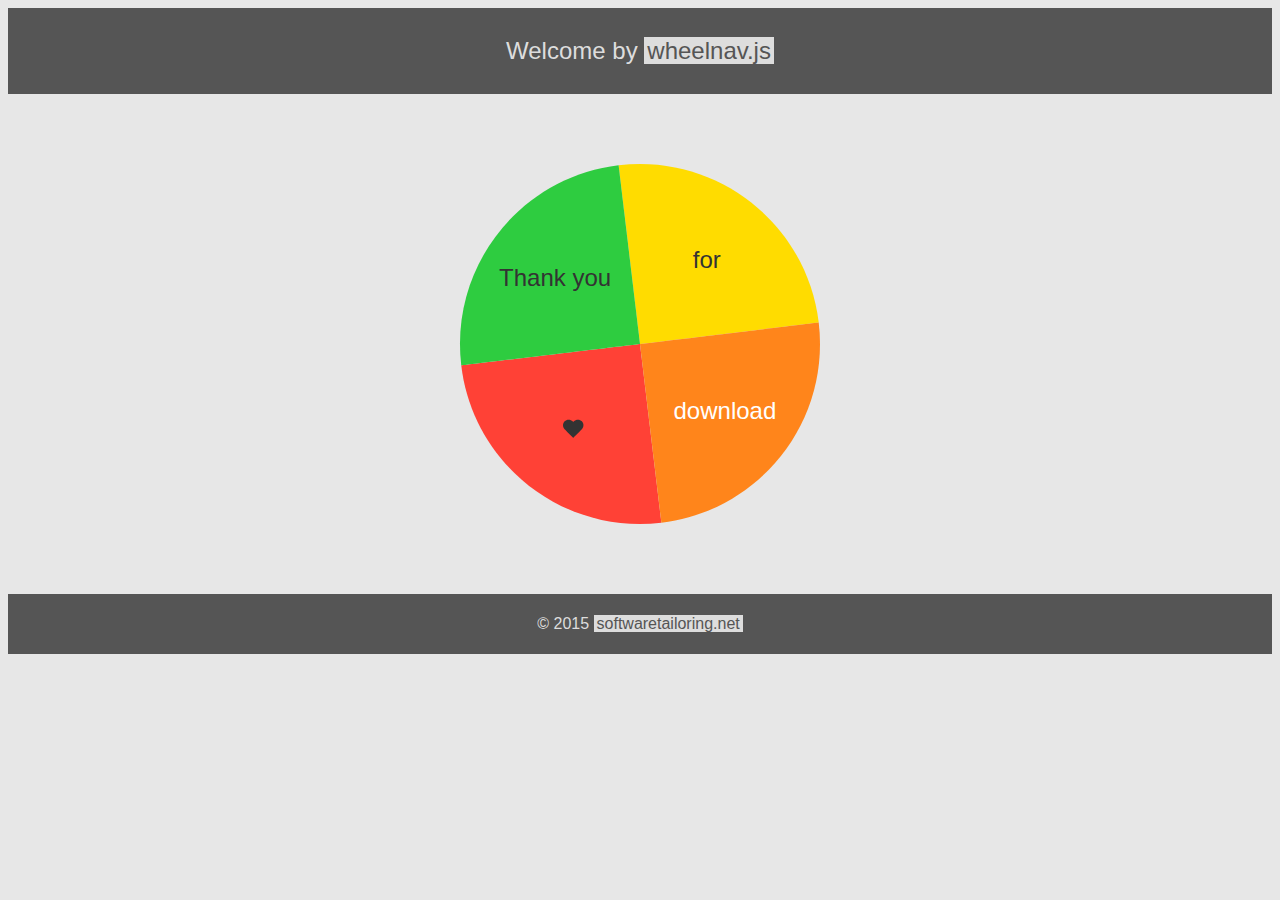
<file: js/welcome.html>
﻿<!DOCTYPE html>
<html lang="en">
<head>
    <meta charset="utf-8">
    <meta http-equiv="X-UA-Compatible" content="IE=edge">
    <meta name="viewport" content="width=device-width, initial-scale=1">
    <meta name="description" content="Welcome by wheelnav.js">
    <meta name="author" content="gabor.berkesi@softwaretailoring.net">
    <link rel="shortcut icon" href="http://wheelnavjs.softwaretailoring.net/wheelnav_favicon.png">

    <title>wheelnav.js - Welcome</title>

    <!-- HTML5 shim and Respond.js IE8 support of HTML5 elements and media queries -->
    <!--[if lt IE 9]>
    <script src="https://oss.maxcdn.com/libs/html5shiv/3.7.0/html5shiv.js"></script>
    <script src="https://oss.maxcdn.com/libs/respond.js/1.4.2/respond.min.js"></script>
    <![endif]-->

    <script type="text/javascript" src="raphael.min.js"></script>
    <script type="text/javascript" src="raphael.icons.min.js"></script>
    <script type="text/javascript" src="wheelnav.min.js"></script>

    <style>
        body {
            background-color: #E7E7E7;
            font-family: Helvetica, Arial, sans-serif;
        }

        header {
            font-size: x-large;
            text-align: center;
            background-color: #555;
            color: #ddd;
            padding: 5px;
            font-family: Helvetica, sans-serif;
            margin-bottom: 50px;
        }

            header a {
                background-color: #ddd;
                color: #555;
                text-decoration: none;
                padding: 0 3px 0 3px;
            }

                header a:hover {
                    background-color: #555;
                    color: #ddd;
                    text-decoration: underline;
                }

        footer {
            text-align: center;
            background-color: #555;
            color: #ddd;
            padding: 5px;
            margin-top: 50px;
        }

            footer a {
                background-color: #ddd;
                color: #555;
                text-decoration: none;
                padding: 0 3px 0 3px;
            }

                footer a:hover {
                    background-color: #555;
                    color: #ddd;
                    text-decoration: underline;
                }

        #wheelDiv {
            height: 400px;
            width: 400px;
            margin: auto;
        }

        @media (max-width: 400px) {
            #wheelDiv {
                height: 300px;
                width: 300px;
            }
        }

        /* Insert generated CSS code from here -> http://pmg.softwaretailoring.net */

    </style>

    <script type="text/javascript">

        window.onload = function () {

            var wheel = new wheelnav("wheelDiv");

            //This is the place for code snippets from the documentation -> http://wheelnavjs.softwaretailoring.net/documentation.html

            wheel.createWheel(["Thank you", "for", "download", icon.fave]);
            wheel.navigateWheel(2);

            //Insert generated JavaScript code from here -> http://pmg.softwaretailoring.net

        };

    </script>

</head>
<body>
    <header>
        <p>
            Welcome by <a href="http://wheelnavjs.softwaretailoring.net" target="_blank">wheelnav.js</a>
        </p>
    </header>

    <div id="wheelDiv"></div>

    <!-- Insert generated HTML5 code from here -> http://pmg.softwaretailoring.net -->

    <footer>
        <p>&copy; 2015 <a href="http://softwaretailoring.net" target="_blank">softwaretailoring.net</a></p>
    </footer>
</body>
</html>
</file>
<file: css/index.css>
/* GLOBAL STYLES
-------------------------------------------------- */
/* Padding below the footer and lighter body text */

body {
  margin-top: 50px;
  padding-bottom: 40px;
  color: #5a5a5a;
  background-color: #E7E7E7;
}

a, a:visited, a:active, 
.link, .link:visited, .link:active {
    background-color:  #5a5a5a;
    color: #dedede;
    padding: 0 3px 0 3px;
}

a:hover, .link:hover {
    background-color: transparent;
    color: #5a5a5a;
    text-decoration: underline;
    cursor: pointer;
}

a.btn-link, a.btn-link:visited, a.btn-link:active, a.btn-link:focus,
.btn-link, .btn-link:visited, .btn-link:active, .btn-link:focus {
    background-color:  #5a5a5a;
    color: #dedede;
    padding: 10px 16px;
    text-decoration: none;
}

a.btn-link:hover,
.btn-link:hover {
    background-color:  transparent;
    color: #5a5a5a;
    padding: 10px 16px;
    border-color: #adadad;
    text-decoration: none;
}


footer {
    border-top: 2px solid #5a5a5a;
    border-bottom: 2px solid #5a5a5a;
    padding-top: 15px;
}

/* CUSTOMIZE THE NAVBAR
-------------------------------------------------- */

/* Special class on .container surrounding .navbar, used for positioning it into place. */
.navbar-wrapper {
  position: absolute;
  top: 100;
  left: 0;
  right: 0;
  z-index: 20;
}

.navbar {
	display: none;
}
/* Flip around the padding for proper display in narrow viewports */
.navbar-wrapper .container {
  padding-left: 0;
  padding-right: 0;
}
.navbar-wrapper .navbar {
  padding-left: 15px;
  padding-right: 15px;
}


/* CUSTOMIZE THE CAROUSEL
-------------------------------------------------- */

/* Carousel base class */
.carousel {
  height: 500px;
  margin-bottom: 60px;
}
/* Since positioning the image, we need to help out the caption */
.carousel-caption {
  z-index: 10;
}

/* Declare heights because of positioning of img element */
.carousel .item {
  height: 500px;
  background-color: #777;
}
.carousel-inner > .item > img {
  position: absolute;
  top: 0;
  left: 0;
  min-width: 100%;
  height: 500px;
}



/* MARKETING CONTENT
-------------------------------------------------- */

/* Pad the edges of the mobile views a bit */
.marketing {
  padding-left: 15px;
  padding-right: 15px;
}

/* Center align the text within the three columns below the carousel */
.marketing .col-lg-4 {
  text-align: center;
  margin-bottom: 20px;
}
.marketing h2 {
  font-weight: normal;
}
.marketing .col-lg-4 p {
  margin-left: 10px;
  margin-right: 10px;
}


/* Featurettes
------------------------- */

.featurette-divider {
  margin: 60px 0; /* Space out the Bootstrap <hr> more */
}

.featurette-divider-examples {
  margin: 100px 0; /* Space out the Bootstrap <hr> more */
  border-width: 20px;
  border: solid;
}

.featurette-divider-examples-hide {
  margin: 50px 0; /* Space out the Bootstrap <hr> more */
  border-width: 0;
  border: none;
}

/* Thin out the marketing headings */
.featurette-heading {
  font-weight: 300;
  line-height: 1;
  letter-spacing: -1px;
}

.featurette-heading-example {
  font-weight: 300;
  line-height: 1;
  letter-spacing: -1px;
  background-color:  #2b9464;
  padding: 10px;
  margin-left: -90px;
  margin-right: 70px;
}

.featurette-heading-example .text-muted {
  background-color:  #2f7656;
  padding: 15px;
}

.featurette-heading-example .text-muted a {
    color: #CCC;
}

/* RESPONSIVE CSS
-------------------------------------------------- */

@media (min-width: 768px) {

  /* Remove the edge padding needed for mobile */
  .marketing {
    padding-left: 0;
    padding-right: 0;
  }

  /* Navbar positioning foo */
  .navbar-wrapper {
    margin-top: 20px;
  }
  .navbar-wrapper .container {
    padding-left:  15px;
    padding-right: 15px;
  }
  .navbar-wrapper .navbar {
    padding-left:  0;
    padding-right: 0;
  }

  /* The navbar becomes detached from the top, so we round the corners */
  .navbar-wrapper .navbar {
    border-radius: 4px;
  }

  /* Bump up size of carousel content */
  .carousel-caption p {
    margin-bottom: 20px;
    font-size: 21px;
    line-height: 1.4;
  }

  .featurette-heading, .featurette-heading-example {
    font-size: 50px;
  }

}

@media (min-width: 992px) {
  .featurette-heading, .featurette-heading-example {
    margin-top: 120px;
  }
}

@media (max-width: 1200px) {

  .featurette-heading-example {
      margin-left: 0;
      margin-right: 0;
    }

  .featurette-heading-example .text-muted {
       padding: 2px 4px;
    }

  .featurette-divider-examples-hide {
      margin: 50px 0; /* Space out the Bootstrap <hr> more */
      border-width: 0;
      border: none;
    }
}

.wheelNav400 {
    height: 400px;
    width: 400px;
    margin: auto;
}

.wheelNav350 {
    height: 350px;
    width: 350px;
    margin: auto;
}

.wheelNav300 {
    height: 300px;
    width: 300px;
    margin: auto;
}

.wheelNavExample300 {
    height: 350px;
    width: 350px;
    margin: auto 80px auto auto;
}

.wheelNav200 {
    height: 200px;
    width: 200px;
    margin: auto;
}

.wheelNav200fix {
    height: 200px;
    width: 200px;
    margin: auto;
}

.wheelNavHalfTitle {
    display: block;
    margin-bottom: -5px;
    text-align: center;
}

.wheelNavHalf200 {
    height: 115px;
    width: 150px;
    margin: auto;
}

.wheelNav100 {
    height: 150px;
    width: 110px;
}

.wheelNavChapter {
    height: 100px;
    width: 100px;
    margin: auto;
}

@media (max-width: 480px) {
  .wheelNav400 {
    height: 300px;
    width: 300px;
    margin: auto;
  }

  .wheelNav350 {
    height: 250px;
    width: 250px;
    margin: auto;
  }

  .wheelNav300 {
    height: 200px;
    width: 200px;
    margin: auto;
  }

  .wheelNav200 {
    height: 160px;
    width: 160px;
  }

  .wheelNavHalf200 {
    height: 105px;
    width: 150px;
  }

  .wheelNav100 {
    height: 100px;
    width: 60px;
  }
}

/*#region Pricing table */

.flat .plan {
    -moz-border-radius: 6px;
    -webkit-border-radius: 6px;
    border-radius: 6px;
    list-style: none;
    padding: 0 0 20px;
    margin: 0 0 15px;
    background: #fff;
}
.flat .plan li {
    padding: 10px 15px;
    color: #999;
    border-top: 1px solid #f5f5f5;
    -webkit-transition: 300ms;
    -moz-transition: 300ms;
    -o-transition: 300ms;
    transition: 300ms;
}
.flat .plan li.plan-notop {
  border-top: 0;
}
.flat .plan li.plan-title {
  border-top: 0;
  font-size: 16px;
  padding-top: 0px;
  color: #333;
}
.flat .plan li.plan-name {
    -moz-border-radius: 6px 6px 0 0;
    -webkit-border-radius: 6px 6px 0 0;
    border-radius: 6px 6px 0 0;
    padding: 15px;
    font-size: 24px;
    line-height: 24px;
    color: #fff;
    margin-bottom: 30px;
    border-top: 0;
}

.flat .plan li.plan1 {
    background: #2ECC40;
}
.flat .plan li.plan2 {
    background: #FFDC00;
}
.flat .plan li.plan3 {
    background: #FF851B;
}
.flat .plan li.plan4 {
    background: #FF4136;
}

.flat .plan li > strong {
  color: #333;
}
.flat .plan-action {
  margin-top: 5px;
  margin-bottom: 20px;
}
.flat .plan.featured {
    -webkit-transform: scale(1.1);
    -ms-transform: scale(1.1);
    -moz-transform: scale(1.1);
    -o-transform: scale(1.1);
    transform: scale(1.1);
}
.flat .plan:hover li.plan-name {
  background: #000;
}

/*#endregion */

.outerlink {
    color: #428bca;
    text-decoration: none;
}

.outerlink:hover {
    color: #428bca;
    text-decoration: underline;
    cursor: pointer;
}

/*thanks*/

.developers {
    background-color:  #2ac56c;
    color: #ffffff;
    padding: 10px;
}

.bloggers {
    background-color:  #f06060;
    color: #ffffff;
    padding: 10px;
}

.visitors {
    background-color:  #4593e3;
    color: #ffffff;
    padding: 10px;
}

.thanks {
    font-size: 20px;
}

.html5 {
    margin-top: -4px;
    cursor: pointer;
}
</file>
